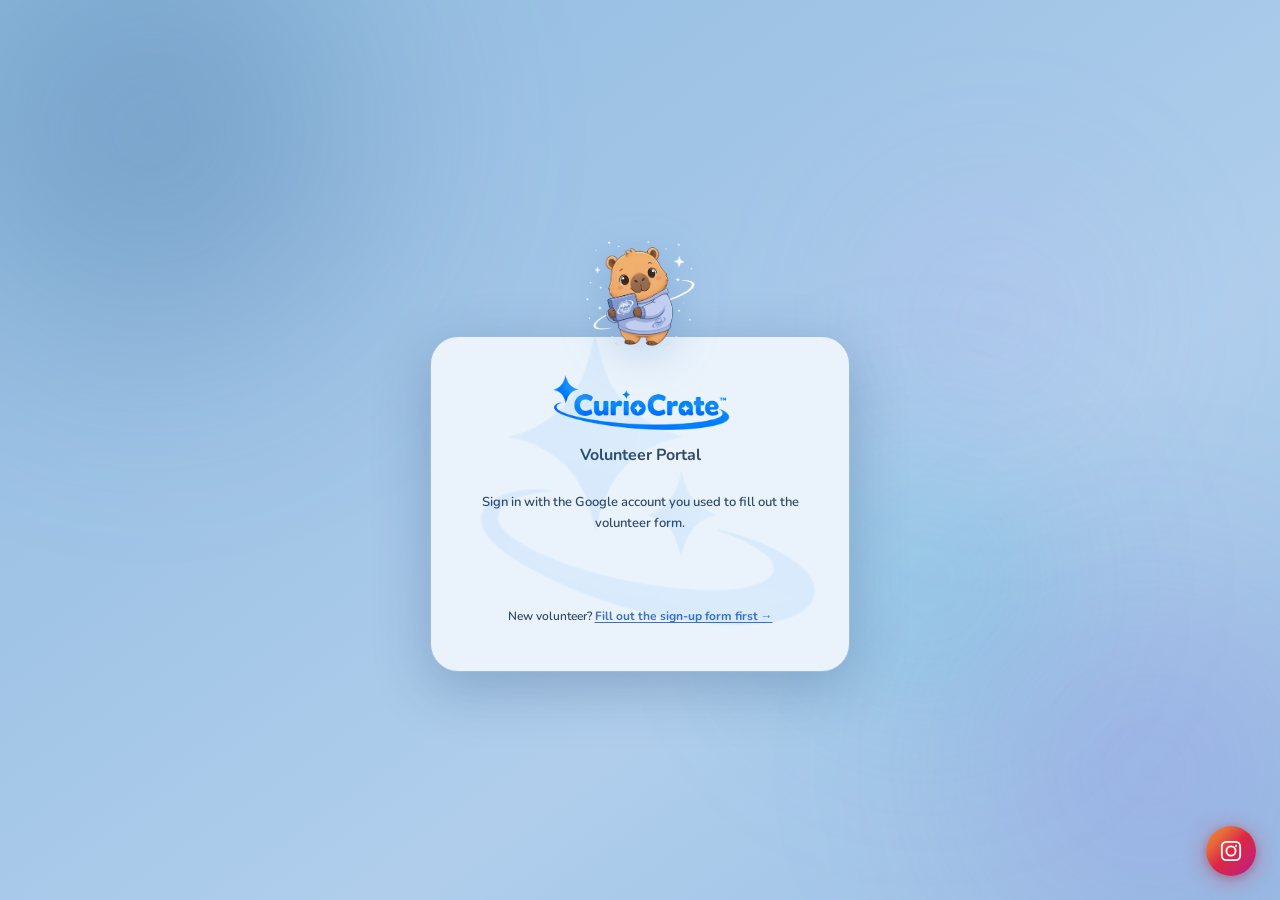
<file: index.html>
<!DOCTYPE html>
<html lang="en">
<head>
    <meta charset="UTF-8">
    <meta http-equiv="refresh" content="0; url=portal/">
    <title>Curio Crate</title>
</head>
<body>
    <a href="portal/">Click here if not redirected.</a>
</body>
</html>
</file>
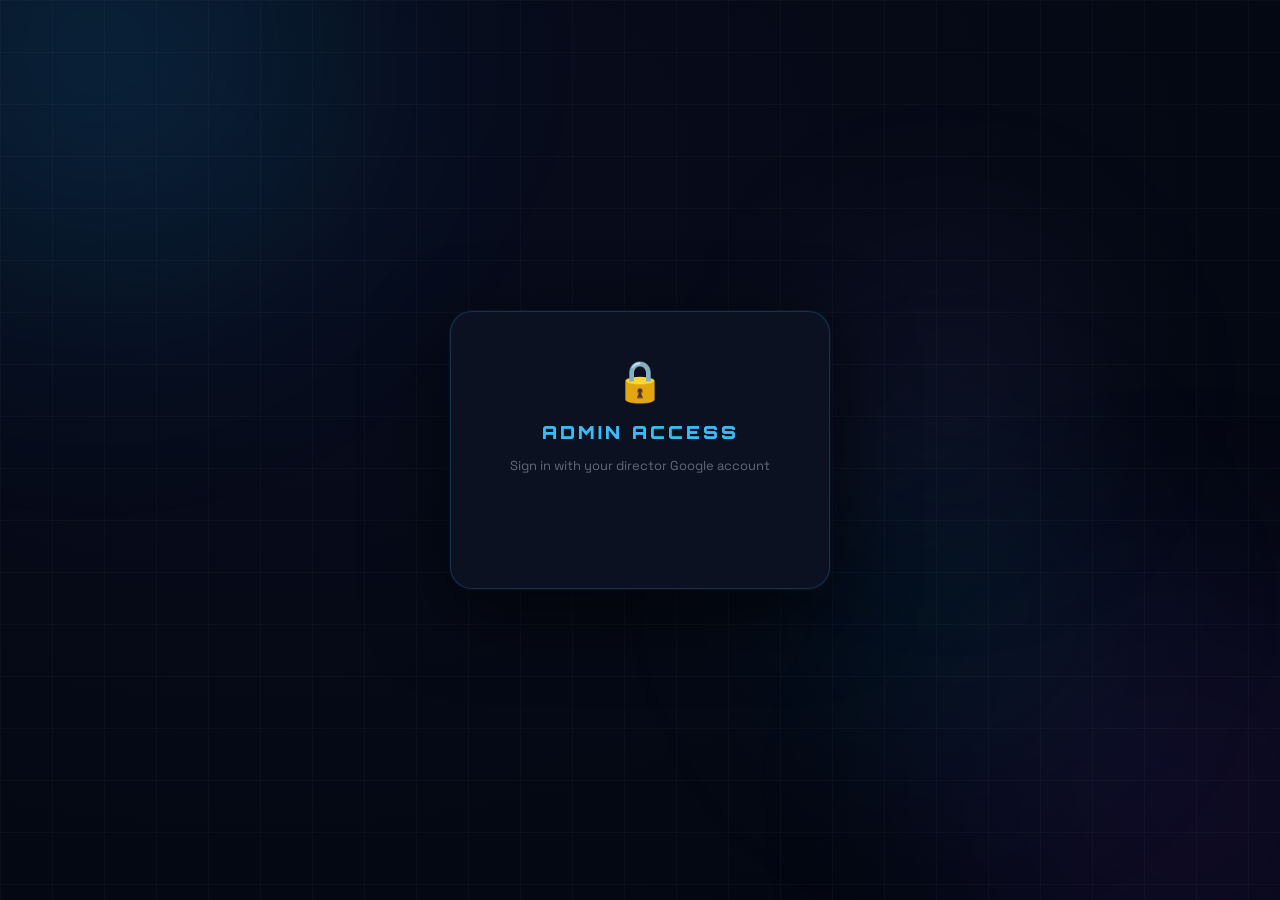
<file: admin/index.html>
<!DOCTYPE html>
<html lang="en">
<head>
    <meta charset="UTF-8">
    <meta name="viewport" content="width=device-width, initial-scale=1.0">
    <title>Admin — Curio Crate</title>
    <link rel="icon" type="image/png" href="../cclogosmall.png">
    <link rel="preconnect" href="https://fonts.googleapis.com">
    <link href="https://fonts.googleapis.com/css2?family=Space+Grotesk:wght@300;400;500;600;700&family=Orbitron:wght@400;700;900&display=swap" rel="stylesheet">
    <link rel="stylesheet" href="../style.css">
    <link rel="stylesheet" href="../admin.css">
    <script src="https://accounts.google.com/gsi/client" async></script>
</head>
<body>

<div class="bg-wrap" aria-hidden="true">
    <div class="blob b1"></div>
    <div class="blob b2"></div>
    <div class="blob b3"></div>
    <div class="blob b4"></div>
    <div class="grid-overlay"></div>
</div>

<!-- Lock screen -->
<div class="lock-screen" id="lock-screen">
    <div class="lock-card">
        <div class="lock-icon">🔒</div>
        <div class="lock-title">ADMIN ACCESS</div>
        <div class="lock-sub">Sign in with your director Google account</div>
        <div id="admin-g-btn-wrap" style="display:flex;justify-content:center;margin:16px 0 8px"></div>
        <div class="lock-err" id="lock-err"></div>
    </div>
</div>

<!-- Admin content -->
<div class="admin-wrap" id="admin-app" style="display:none">

    <div class="admin-header">
        <div class="admin-header-left">
            <img src="../cclogosmall.png" alt="" class="admin-logo" onerror="this.style.display='none'">
            <div>
                <div class="admin-title">ADMIN DASHBOARD</div>
                <div class="admin-sub">Hours Breakdown &amp; Roster — visible to you only</div>
            </div>
        </div>
        <div class="admin-header-right">
            <span class="admin-updated" id="admin-updated"></span>
            <a href="../main/" class="back-btn">← Leaderboard</a>
            <button class="lock-out-btn" id="lock-out-btn" title="Lock">🔒</button>
        </div>
    </div>

    <div class="admin-summary" id="admin-summary"></div>

    <div class="admin-controls">
        <div class="admin-search-wrap">
            <svg viewBox="0 0 24 24" fill="none" stroke="currentColor" stroke-width="2" width="15" height="15" style="color:var(--textm);flex-shrink:0">
                <circle cx="11" cy="11" r="8"/><line x1="21" y1="21" x2="16.65" y2="16.65"/>
            </svg>
            <input type="text" id="admin-search" placeholder="Search volunteer...">
        </div>
        <select id="sort-by" class="admin-select">
            <option value="total">Sort: Total Hours</option>
            <option value="curriculum">Sort: Curriculum Hrs</option>
            <option value="assembly">Sort: Kit Assembly Hrs</option>
            <option value="session">Sort: In-Person Hrs</option>
            <option value="events">Sort: Events</option>
            <option value="name">Sort: Name A–Z</option>
        </select>
    </div>

    <div class="admin-table-wrap">
        <table class="admin-table">
            <thead>
                <tr>
                    <th class="col-name">Volunteer</th>
                    <th class="col-school">School</th>
                    <th class="col-teams">Teams</th>
                    <th class="col-num" style="color:var(--blue)">📚 Curriculum</th>
                    <th class="col-num" style="color:var(--bronze)">🔧 Kit Assembly</th>
                    <th class="col-num" style="color:var(--green)">🎓 In-Person</th>
                    <th class="col-num" style="color:var(--purple)">Total Hrs</th>
                    <th class="col-num">Events</th>
                </tr>
            </thead>
            <tbody id="admin-tbody">
                <tr><td colspan="8" class="admin-loading">Loading data…</td></tr>
            </tbody>
        </table>
    </div>

</div>

<script src="../config.js"></script>
<script src="../admin.js"></script>
</body>
</html>
</file>
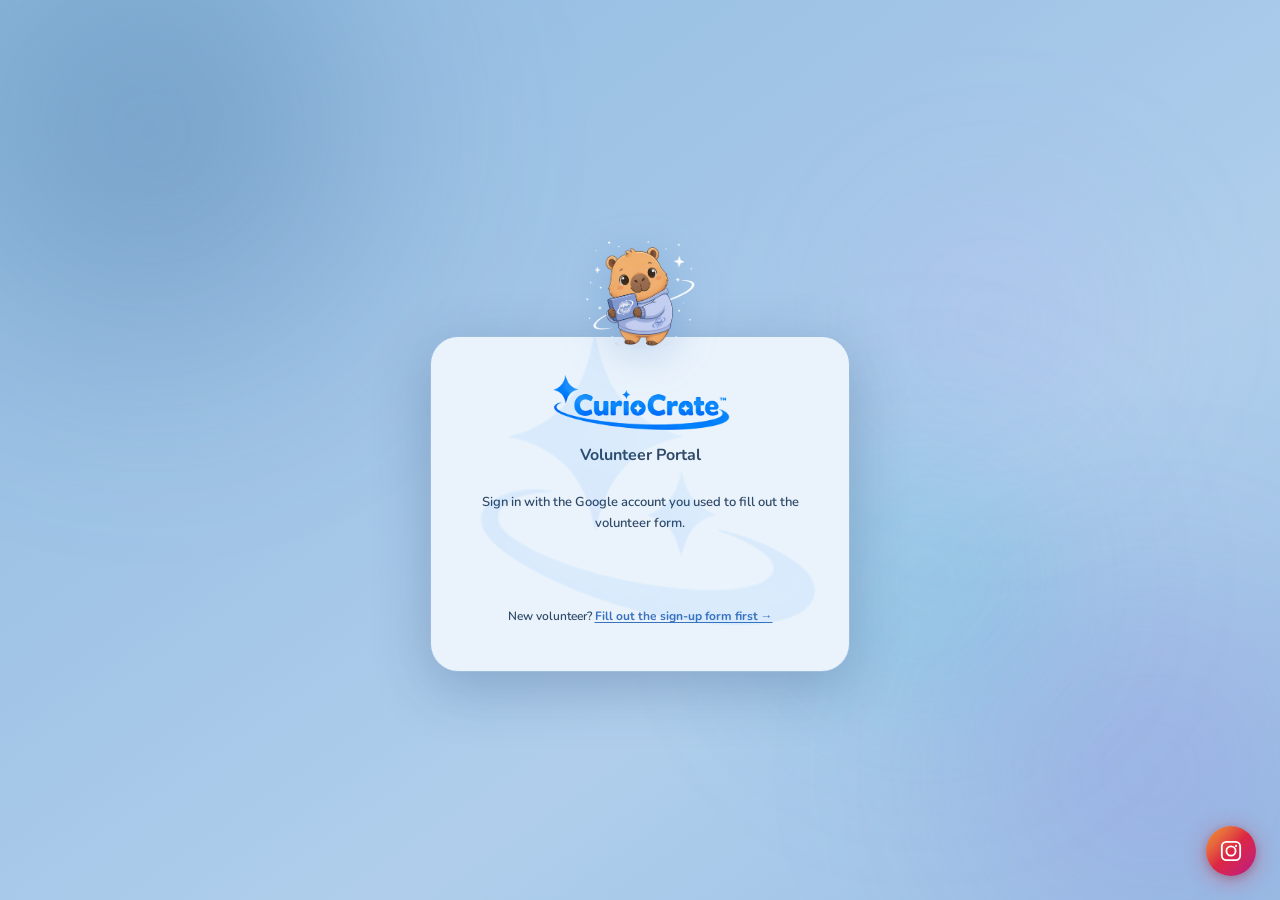
<file: main/index.html>
<!DOCTYPE html>
<html lang="en">
<head>
    <meta charset="UTF-8">
    <meta http-equiv="refresh" content="0; url=../portal/">
    <title>Curio Crate</title>
</head>
<body>
    <a href="../portal/">Click here if not redirected.</a>
</body>
</html>
</file>
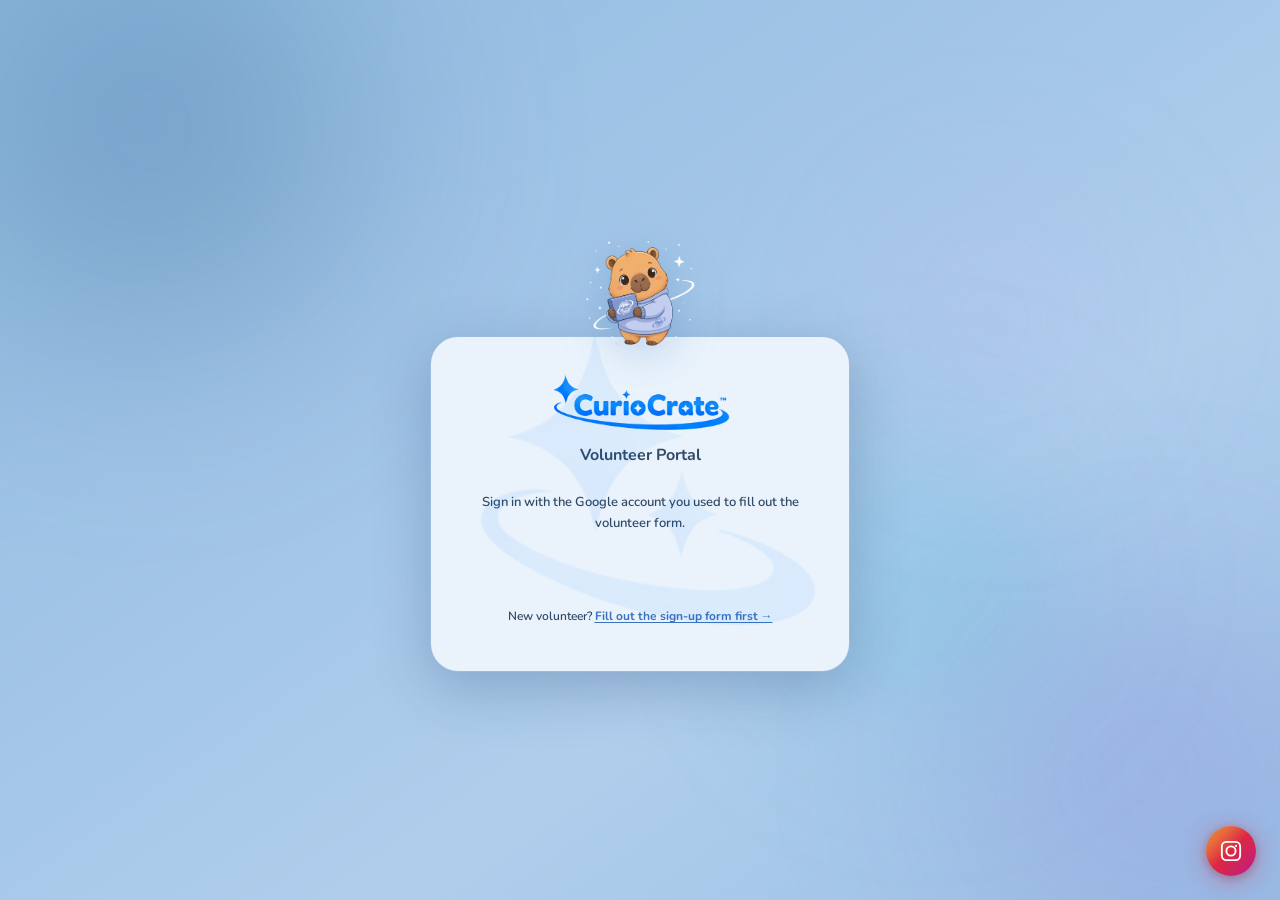
<file: portal/index.html>
<!DOCTYPE html>
<html lang="en">
<head>
    <meta charset="UTF-8">
    <meta name="viewport" content="width=device-width, initial-scale=1.0">
    <title>Curio Crate — Volunteer Portal</title>
    <link rel="icon" type="image/png" href="../cclogosmall.png">
    <link rel="preconnect" href="https://fonts.googleapis.com">
    <link rel="preconnect" href="https://fonts.gstatic.com" crossorigin>
    <link href="https://fonts.googleapis.com/css2?family=Nunito:wght@400;500;600;700;800;900&display=swap" rel="stylesheet">
    <link rel="stylesheet" href="portal.css">
    <script src="https://accounts.google.com/gsi/client" async></script>
</head>
<body>

<!-- Animated background -->
<div class="bg-wrap" aria-hidden="true">
    <div class="blob b1"></div>
    <div class="blob b2"></div>
    <div class="blob b3"></div>
    <div class="blob b4"></div>
    <div class="grid-overlay"></div>
</div>

<!-- AUTH GATE (shown until authenticated) -->
<div class="auth-gate" id="auth-gate">
    <div class="auth-card-wrap">
        <img src="../mascot1.png" alt="Curie the Capybara" class="auth-mascot" onerror="this.style.display='none'">
        <div class="auth-card">
            <img src="../cclogosmall.png" alt="" class="auth-logo-wm" aria-hidden="true" onerror="this.style.display='none'">
            <img src="../cclogofull4.png" alt="Curio Crate" class="auth-logo-full" onerror="this.style.display='none'">
            <div class="auth-title" id="auth-title">Volunteer Portal</div>
            <div id="auth-body">
                <!-- Populated by portal.js based on ?vol= or ?role= param -->
            </div>
        </div>
    </div>
</div>

<!-- PORTAL SHELL (hidden until auth) -->
<div class="portal-shell" id="portal-shell" style="display:none">

    <!-- Sidebar -->
    <aside class="sidebar" id="sidebar">
        <div class="sb-brand" id="sb-brand" style="cursor:pointer" title="Go to home">
            <img src="../cclogosmall.png" alt="" class="sb-logo" onerror="this.style.display='none'">
            <div class="sb-brand-text">
                <div class="sb-org">CURIO CRATE</div>
                <div class="sb-portal-lbl">VOLUNTEER PORTAL</div>
            </div>
        </div>

        <nav class="sb-nav" id="sb-nav"></nav>

        <div class="sb-footer">
            <div class="sb-user" id="sb-user"></div>
            <a href="https://forms.gle/xmkdUKGEEg9Xh9R76" target="_blank" class="sb-lb-link" title="Change your preferences">
                <svg viewBox="0 0 24 24" fill="none" stroke="currentColor" stroke-width="2" width="13" height="13">
                    <path d="M18 13v6a2 2 0 0 1-2 2H5a2 2 0 0 1-2-2V8a2 2 0 0 1 2-2h6"/>
                    <polyline points="15 3 21 3 21 9"/><line x1="10" y1="14" x2="21" y2="3"/>
                </svg>
                Change your preferences
            </a>
            <button class="sb-first-time" id="sb-first-time" type="button">✨ First Time?</button>
        </div>
    </aside>

    <!-- Main content -->
    <main class="portal-main" id="portal-main">
        <div class="view-root" id="view-root"></div>
    </main>

</div>

<!-- Mobile sidebar toggle -->
<button class="mob-toggle" id="mob-toggle" aria-label="Toggle menu">
    <svg viewBox="0 0 24 24" fill="none" stroke="currentColor" stroke-width="2.2" width="20" height="20">
        <line x1="3" y1="8"  x2="21" y2="8"/>
        <line x1="3" y1="16" x2="21" y2="16"/>
    </svg>
</button>

<!-- Toast -->
<div id="toast-wrap"></div>

<!-- Instagram FAB -->
<a class="insta-fab" id="insta-fab" href="https://www.instagram.com/ckf.curiocrate/" target="_blank" rel="noopener noreferrer" title="Follow Curio Crate on Instagram" aria-label="Follow us on Instagram">
    <svg viewBox="0 0 24 24" fill="none" stroke="currentColor" stroke-width="2" width="22" height="22" aria-hidden="true">
        <rect x="2" y="2" width="20" height="20" rx="5" ry="5"/>
        <circle cx="12" cy="12" r="5"/>
        <circle cx="17.5" cy="6.5" r="1.2" fill="currentColor" stroke="none"/>
    </svg>
</a>

<!-- Loading overlay -->
<div class="portal-loading hidden pl-init" id="portal-loading">
    <!-- Layers -->
    <div class="pl-bg"></div>
    <div class="pl-vignette"></div>
    <div class="pl-scan" aria-hidden="true"></div>
    <!-- Floating particles -->
    <div class="pl-particles" aria-hidden="true">
        <div class="pl-p" style="--x:7%;--dur:4.2s;--d:.2s;--s:2px"></div>
        <div class="pl-p" style="--x:19%;--dur:5.5s;--d:.8s;--s:3px"></div>
        <div class="pl-p" style="--x:33%;--dur:4.8s;--d:1.4s;--s:2px"></div>
        <div class="pl-p" style="--x:50%;--dur:3.9s;--d:.3s;--s:4px"></div>
        <div class="pl-p" style="--x:64%;--dur:5.2s;--d:1.0s;--s:2px"></div>
        <div class="pl-p" style="--x:78%;--dur:4.4s;--d:0s;--s:3px"></div>
        <div class="pl-p" style="--x:90%;--dur:5.0s;--d:1.6s;--s:2px"></div>
        <div class="pl-p" style="--x:42%;--dur:6.0s;--d:.6s;--s:2px"></div>
    </div>
    <!-- Main content -->
    <div class="pl-inner">
        <!-- Logo + orbital rings -->
        <div class="pl-logo-wrap">
            <div class="pl-orbit"></div>
            <div class="pl-orbit pl-orbit-2"></div>
            <img src="../cclogosmall.png" class="pl-logo" alt="Curio Crate" onerror="this.style.display='none'">
        </div>
        <!-- Letter-by-letter title -->
        <div class="pl-org" aria-label="CURIO CRATE">
            <span style="--i:0">C</span><span style="--i:1">U</span><span style="--i:2">R</span><span style="--i:3">I</span><span style="--i:4">O</span><span class="pl-sp">&nbsp;</span><span style="--i:5">C</span><span style="--i:6">R</span><span style="--i:7">A</span><span style="--i:8">T</span><span style="--i:9">E</span>
        </div>
        <div class="pl-tagline">VOLUNTEER PORTAL</div>
        <div class="pl-sep"></div>
        <div class="pl-bar-wrap">
            <div class="pl-bar-glow"></div>
            <div class="pl-bar-fill"></div>
        </div>
        <div class="pl-status">INITIALIZING</div>
    </div>
</div>

<script src="../config.js"></script>
<script src="portal.js"></script>
</body>
</html>
</file>
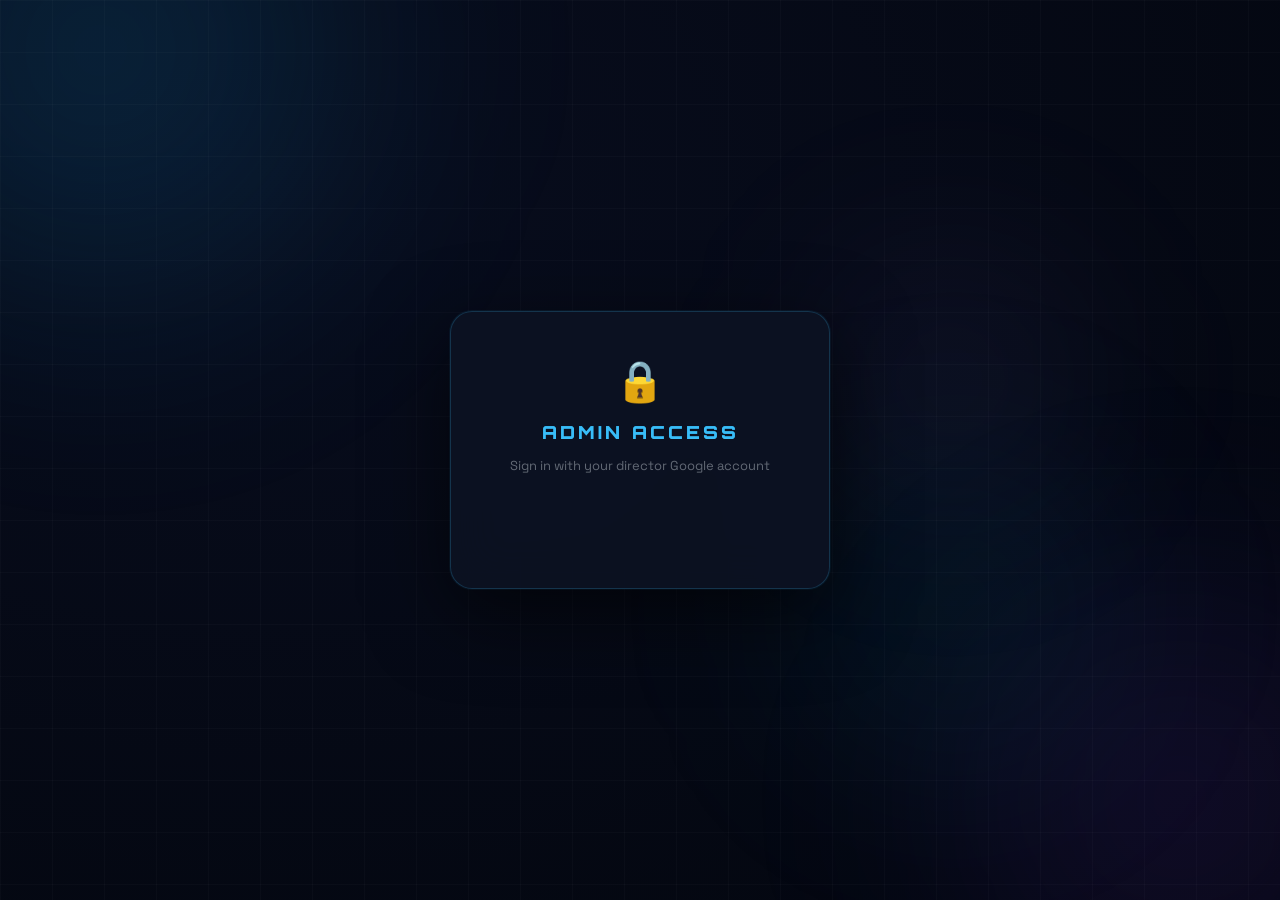
<file: admin.html>
<!DOCTYPE html>
<html lang="en">
<head>
    <meta charset="UTF-8">
    <meta http-equiv="refresh" content="0; url=admin/">
    <title>Admin — Curio Crate</title>
</head>
<body>
    <a href="admin/">Click here if not redirected.</a>
</body>
</html>
</file>
<file: style.css>
/* ── RESET ───────────────────────────────────────────────────── */
*, *::before, *::after { margin:0; padding:0; box-sizing:border-box; }
:root {
    --bg:       #05080f;
    --glass:    rgba(255,255,255,0.05);
    --glass-hi: rgba(255,255,255,0.09);
    --border:   rgba(255,255,255,0.09);
    --border-hi:rgba(255,255,255,0.18);

    --blue:   #38bdf8;
    --blue-d: #0ea5e9;
    --blue-g: rgba(56,189,248,0.15);
    --purple: #a78bfa;
    --purple-g:rgba(167,139,250,0.15);
    --cyan:   #22d3ee;
    --cyan-g: rgba(34,211,238,0.15);

    --gold:   #fbbf24;
    --gold-g: rgba(251,191,36,0.18);
    --silver: #94a3b8;
    --silver-g:rgba(148,163,184,0.15);
    --bronze: #c47c3f;
    --bronze-g:rgba(196,124,63,0.15);

    --text:   #f0f6ff;
    --text2:  rgba(240,246,255,0.65);
    --textm:  rgba(240,246,255,0.38);

    --green:  #34d399;
    --green-g:rgba(52,211,153,0.15);
    --red:    #f87171;
    --red-g:  rgba(248,113,113,0.15);

    --r: 20px; --rsm: 12px;
    --shadow: 0 4px 32px rgba(0,0,0,0.5);
    --glow-blue: 0 0 40px rgba(56,189,248,0.25);
}

/* ── BASE ────────────────────────────────────────────────────── */
html { scroll-behavior: smooth; }
body {
    background: var(--bg);
    color: var(--text);
    font-family: 'Space Grotesk', sans-serif;
    min-height: 100vh;
    overflow-x: hidden;
    -webkit-font-smoothing: antialiased;
}

/* ── ANIMATED BLOB BACKGROUND ───────────────────────────────── */
.bg-wrap {
    position: fixed; inset: 0;
    z-index: 0;
    overflow: hidden;
    background: radial-gradient(ellipse at 20% 20%, #080d1e 0%, #03060e 100%);
}
.blob {
    position: absolute;
    border-radius: 50%;
    filter: blur(90px);
    pointer-events: none;
}
.b1 {
    width: 800px; height: 800px;
    background: radial-gradient(circle, rgba(14,165,233,0.18) 0%, transparent 65%);
    top: -350px; left: -300px;
    animation: blob1 22s ease-in-out infinite;
}
.b2 {
    width: 700px; height: 700px;
    background: radial-gradient(circle, rgba(124,58,237,0.14) 0%, transparent 65%);
    bottom: -250px; right: -250px;
    animation: blob2 28s ease-in-out infinite;
}
.b3 {
    width: 500px; height: 500px;
    background: radial-gradient(circle, rgba(6,182,212,0.1) 0%, transparent 65%);
    top: 40%; left: 55%;
    animation: blob3 20s ease-in-out infinite;
}
.b4 {
    width: 400px; height: 400px;
    background: radial-gradient(circle, rgba(167,139,250,0.1) 0%, transparent 65%);
    top: 20%; right: 10%;
    animation: blob4 32s ease-in-out infinite;
}
@keyframes blob1 {
    0%,100% { transform:translate(0,0) scale(1); }
    33%      { transform:translate(100px,80px) scale(1.06); }
    66%      { transform:translate(60px,-60px) scale(0.94); }
}
@keyframes blob2 {
    0%,100% { transform:translate(0,0) scale(1); }
    33%      { transform:translate(-90px,-70px) scale(1.05); }
    66%      { transform:translate(-130px,50px) scale(0.96); }
}
@keyframes blob3 {
    0%,100% { transform:translate(0,0) scale(1); }
    50%      { transform:translate(-80px,60px) scale(1.1); }
}
@keyframes blob4 {
    0%,100% { transform:translate(0,0) scale(1); }
    40%      { transform:translate(50px,-80px) scale(0.9); }
    70%      { transform:translate(-40px,40px) scale(1.08); }
}
.grid-overlay {
    position: absolute; inset: 0;
    background-image:
        linear-gradient(rgba(255,255,255,0.022) 1px, transparent 1px),
        linear-gradient(90deg, rgba(255,255,255,0.022) 1px, transparent 1px);
    background-size: 52px 52px;
}

/* ── INTRO OVERLAY ──────────────────────────────────────────── */
.intro {
    position: fixed; inset: 0;
    background: #02040b;
    z-index: 2000;
    display: flex;
    align-items: center;
    justify-content: center;
    flex-direction: column;
    transition: transform 1s cubic-bezier(0.76,0,0.24,1), opacity 0.8s ease;
}
.intro.reveal {
    transform: translateY(-100%);
    pointer-events: none;
}
.intro-glow {
    position: absolute;
    width: 500px; height: 500px;
    background: radial-gradient(circle, rgba(56,189,248,0.12) 0%, transparent 65%);
    border-radius: 50%;
    top: 50%; left: 50%;
    transform: translate(-50%,-50%);
    animation: introPulse 3s ease-in-out infinite;
    pointer-events: none;
}
@keyframes introPulse {
    0%,100% { transform:translate(-50%,-50%) scale(1); opacity:0.6; }
    50%      { transform:translate(-50%,-50%) scale(1.25); opacity:1; }
}
.intro-inner {
    text-align: center;
    position: relative;
    z-index: 1;
    display: flex;
    flex-direction: column;
    align-items: center;
    gap: 12px;
}
.intro-logo {
    width: 96px; height: 96px;
    object-fit: contain;
    opacity: 0;
    filter: drop-shadow(0 0 32px rgba(56,189,248,0.6));
    animation: iUp 0.9s cubic-bezier(0.34,1.56,0.64,1) 0.2s forwards;
}
.intro-org {
    font-family: 'Orbitron', sans-serif;
    font-size: clamp(22px, 5vw, 38px);
    font-weight: 900;
    color: var(--blue);
    text-shadow: 0 0 40px rgba(56,189,248,0.6);
    letter-spacing: 4px;
    opacity: 0;
    animation: iUp 0.8s ease 0.75s forwards;
}
.intro-lb {
    font-family: 'Orbitron', sans-serif;
    font-size: clamp(9px, 2vw, 13px);
    letter-spacing: 10px;
    color: rgba(255,255,255,0.5);
    opacity: 0;
    animation: iUp 0.7s ease 1.2s forwards;
}
.intro-tag {
    font-size: 14px;
    color: rgba(255,255,255,0.4);
    opacity: 0;
    margin-top: 4px;
    animation: iUp 0.6s ease 1.7s forwards;
}
.intro-dots {
    display: flex; gap: 8px; margin-top: 32px;
    opacity: 0;
    animation: iUp 0.5s ease 2.1s forwards;
}
.intro-dots span {
    width: 6px; height: 6px;
    border-radius: 50%;
    background: var(--blue);
    animation: dotPulse 1.2s ease-in-out infinite;
}
.intro-dots span:nth-child(2) { animation-delay: 0.2s; background: var(--purple); }
.intro-dots span:nth-child(3) { animation-delay: 0.4s; background: var(--cyan); }
@keyframes dotPulse {
    0%,100% { transform:scale(1); opacity:0.6; }
    50%      { transform:scale(1.5); opacity:1; }
}
@keyframes iUp {
    from { opacity:0; transform:translateY(20px); }
    to   { opacity:1; transform:none; }
}

/* ── PAGE ENTRANCE ──────────────────────────────────────────── */
[data-ani] {
    opacity: 0;
    transform: translateY(28px);
    transition: opacity 0.6s ease, transform 0.6s ease;
}
[data-ani].in {
    opacity: 1;
    transform: none;
}

/* ── APP CONTAINER ──────────────────────────────────────────── */
.app {
    position: relative; z-index: 1;
    max-width: 920px;
    margin: 0 auto;
    padding: 24px 16px 100px;
}

/* ── HERO ────────────────────────────────────────────────────── */
.hero {
    position: relative;
    border-radius: 24px;
    overflow: hidden;
    margin-bottom: 16px;
    border: 1px solid var(--border);
    min-height: 280px;
    display: flex;
    flex-direction: column;
    justify-content: space-between;
}
.hero-bg {
    position: absolute; inset: 0;
    z-index: 0;
}
.hero-img {
    width: 100%; height: 100%;
    object-fit: cover;
    opacity: 0.28;
    filter: blur(2px) saturate(1.3);
    transform: scale(1.04);
}
.hero-overlay {
    position: absolute; inset: 0;
    background: linear-gradient(
        180deg,
        rgba(5,8,15,0.55) 0%,
        rgba(5,8,15,0.4) 40%,
        rgba(5,8,15,0.88) 100%
    );
}
.hero-content {
    position: relative; z-index: 1;
    text-align: center;
    padding: 44px 24px 20px;
    display: flex;
    flex-direction: column;
    align-items: center;
    gap: 12px;
}
.hero-logo {
    width: 64px; height: 64px;
    object-fit: contain;
    filter: drop-shadow(0 0 20px rgba(56,189,248,0.5));
}
.hero-title { line-height: 1.1; }
.ht-org {
    display: block;
    font-family: 'Orbitron', sans-serif;
    font-size: clamp(20px, 5vw, 38px);
    font-weight: 900;
    color: var(--blue);
    text-shadow: 0 0 30px rgba(56,189,248,0.5);
    letter-spacing: 3px;
}
.ht-lb {
    display: block;
    font-family: 'Orbitron', sans-serif;
    font-size: clamp(8px, 1.6vw, 12px);
    letter-spacing: 8px;
    color: rgba(255,255,255,0.45);
    margin-top: 4px;
}
.hero-tag {
    font-size: 14px;
    color: var(--text2);
}

/* Hero bottom bar */
.hero-bar {
    position: relative; z-index: 1;
    display: flex;
    align-items: center;
    gap: 14px;
    padding: 14px 24px;
    background: rgba(5,8,15,0.6);
    backdrop-filter: blur(12px);
    border-top: 1px solid var(--border);
    flex-wrap: wrap;
}
.live-badge {
    display: flex; align-items: center;
    gap: 7px;
    background: rgba(239,68,68,0.1);
    border: 1px solid rgba(239,68,68,0.3);
    padding: 6px 12px; border-radius: 100px;
}
.live-pulse {
    width: 7px; height: 7px;
    background: #ef4444; border-radius: 50%;
    animation: lPulse 1.6s ease-in-out infinite;
}
@keyframes lPulse {
    0%,100% { box-shadow:0 0 0 0 rgba(239,68,68,0.5); }
    50%      { box-shadow:0 0 0 5px rgba(239,68,68,0); transform:scale(1.15); }
}
.live-txt {
    font-family: 'Orbitron', sans-serif;
    font-size: 10px; font-weight: 700;
    letter-spacing: 2px; color: #ef4444;
}
.hb-divider { width: 1px; height: 20px; background: var(--border); }
.hb-label, .hb-upd { font-size: 12px; color: var(--textm); }

/* Refresh ring */
.ring-wrap { position:relative; width:36px; height:36px; }
.ring-wrap svg { width:100%; height:100%; transform:rotate(-90deg); }
.ring-track { fill:none; stroke:rgba(255,255,255,0.08); stroke-width:3; }
.ring-fill {
    fill:none; stroke:var(--blue); stroke-width:3; stroke-linecap:round;
    transition:stroke-dasharray 1s linear;
    filter:drop-shadow(0 0 3px rgba(56,189,248,0.7));
}
.ring-count {
    position:absolute; inset:0;
    display:flex; align-items:center; justify-content:center;
    font-family:'Orbitron',sans-serif; font-size:10px; font-weight:700; color:var(--blue);
}

/* ── ANNOUNCEMENT ───────────────────────────────────────────── */
.ann-wrap { margin-bottom: 16px; }
.ann-border {
    border-radius: 18px;
    padding: 2px;
    background: linear-gradient(135deg, rgba(56,189,248,0.6), rgba(167,139,250,0.6));
    animation: annBorder 4s ease-in-out infinite;
}
@keyframes annBorder {
    0%,100% { background:linear-gradient(135deg, rgba(56,189,248,0.6), rgba(167,139,250,0.6)); }
    50%      { background:linear-gradient(135deg, rgba(167,139,250,0.7), rgba(56,189,248,0.7)); }
}
.ann-inner {
    background: rgba(8,12,26,0.92);
    backdrop-filter: blur(20px);
    border-radius: 16px;
    padding: 20px 24px;
    display: flex;
    align-items: flex-start;
    gap: 16px;
}
.ann-left {
    display: flex; flex-direction: column;
    align-items: center; gap: 6px;
    flex-shrink: 0;
}
.ann-icon { font-size: 28px; }
.ann-badge {
    font-family: 'Orbitron', sans-serif;
    font-size: 8px; font-weight: 700;
    letter-spacing: 2px; color: var(--blue);
    white-space: nowrap;
}
.ann-text {
    font-size: clamp(16px, 3vw, 24px);
    font-weight: 600;
    color: var(--text);
    line-height: 1.45;
    flex: 1;
    padding-top: 2px;
}

/* ── STATS ROW ──────────────────────────────────────────────── */
.stats-row {
    display: grid;
    grid-template-columns: repeat(4, 1fr);
    gap: 12px;
    margin-bottom: 16px;
}
.stat-card {
    background: var(--glass);
    border: 1px solid var(--border);
    backdrop-filter: blur(16px);
    border-radius: var(--r);
    padding: 20px 16px;
    display: flex; align-items: center; gap: 14px;
    transition: transform 0.2s, border-color 0.2s, box-shadow 0.2s;
    cursor: default;
}
.stat-card:hover {
    transform: translateY(-3px);
    border-color: var(--border-hi);
    box-shadow: var(--glow-blue);
}
.stat-icon {
    width: 44px; height: 44px;
    border-radius: 14px;
    display: flex; align-items: center; justify-content: center;
    font-size: 20px; flex-shrink: 0;
}
.s-blue   { background: var(--blue-g);   border: 1px solid rgba(56,189,248,0.2); }
.s-purple { background: var(--purple-g); border: 1px solid rgba(167,139,250,0.2); }
.s-cyan   { background: var(--cyan-g);   border: 1px solid rgba(34,211,238,0.2); }
.s-green  { background: var(--green-g);  border: 1px solid rgba(52,211,153,0.2); }
.stat-val {
    font-family: 'Orbitron', sans-serif;
    font-size: clamp(16px, 3vw, 24px);
    font-weight: 700; line-height: 1;
    color: var(--blue);
}
.v-purple { color: var(--purple); }
.v-cyan   { color: var(--cyan); }
.v-green  { color: var(--green); }
.stat-lbl { font-size: 11px; color: var(--textm); margin-top: 5px; }

/* ── TABS ────────────────────────────────────────────────────── */
.tabs {
    display: flex; gap: 6px;
    margin-bottom: 20px;
    background: var(--glass);
    backdrop-filter: blur(16px);
    border: 1px solid var(--border);
    border-radius: var(--r);
    padding: 5px;
}
.tab {
    flex: 1; padding: 12px 16px;
    border: 1px solid transparent;
    border-radius: var(--rsm);
    background: transparent;
    color: var(--textm);
    font-family: 'Space Grotesk', sans-serif;
    font-size: 14px; font-weight: 600;
    cursor: pointer;
    transition: all 0.2s;
    display: flex; align-items: center; justify-content: center; gap: 8px;
}
.tab.active {
    background: var(--blue-g);
    color: var(--blue);
    border-color: rgba(56,189,248,0.3);
    box-shadow: 0 0 20px rgba(56,189,248,0.1);
}
.tab:hover:not(.active) { color: var(--text); background: var(--glass-hi); }

/* ── PODIUM ──────────────────────────────────────────────────── */
.podium-grid {
    display: grid;
    grid-template-columns: 1fr 1.2fr 1fr;
    gap: 12px;
    align-items: end;
    margin-bottom: 16px;
}
.podium-card {
    background: var(--glass);
    backdrop-filter: blur(20px);
    border: 1px solid var(--border);
    border-top: 3px solid;
    border-radius: var(--r);
    padding: 28px 16px 22px;
    text-align: center;
    cursor: pointer;
    position: relative;
    transition: transform 0.25s, box-shadow 0.25s, border-color 0.25s;
    animation: fadeUp 0.5s ease both;
}
.podium-card::after {
    content: 'View Profile';
    position: absolute;
    bottom: 10px; left: 50%;
    transform: translateX(-50%);
    font-size: 10px; color: var(--textm);
    letter-spacing: 1px;
    opacity: 0; transition: opacity 0.2s;
    white-space: nowrap;
}
.podium-card:hover::after { opacity: 1; }
.podium-card:hover { transform: translateY(-6px); }

.p1 {
    border-top-color: var(--gold);
    box-shadow: 0 0 0 0 transparent;
    animation-delay: 0.05s;
}
.p1:hover { box-shadow: 0 12px 48px rgba(251,191,36,0.25); }
.p2 { border-top-color: var(--silver); animation-delay: 0.12s; }
.p2:hover { box-shadow: 0 8px 32px rgba(148,163,184,0.15); }
.p3 { border-top-color: var(--bronze); animation-delay: 0.18s; }

/* Crown */
.p1::before {
    content: '👑';
    position: absolute; top: -20px; left: 50%;
    transform: translateX(-50%);
    font-size: 26px;
    filter: drop-shadow(0 0 8px rgba(251,191,36,0.7));
    animation: crownFloat 3s ease-in-out infinite;
}
@keyframes crownFloat {
    0%,100% { transform:translateX(-50%) translateY(0); }
    50%      { transform:translateX(-50%) translateY(-4px); }
}

@keyframes fadeUp {
    from { opacity:0; transform:translateY(24px); }
    to   { opacity:1; transform:none; }
}

.pod-rank {
    font-family: 'Orbitron', sans-serif;
    font-size: 22px; font-weight: 900;
    margin-bottom: 12px; line-height: 1;
}
.p1 .pod-rank { color:var(--gold); text-shadow:0 0 16px rgba(251,191,36,0.5); }
.p2 .pod-rank { color:var(--silver); }
.p3 .pod-rank { color:var(--bronze); }

.pod-av {
    width: 70px; height: 70px; border-radius: 50%;
    overflow: hidden; margin: 0 auto 12px;
    border: 2px solid;
    display: flex; align-items: center; justify-content: center;
}
.p1 .pod-av { border-color:var(--gold); box-shadow:0 0 20px rgba(251,191,36,0.35); width:80px; height:80px; }
.p2 .pod-av { border-color:var(--silver); }
.p3 .pod-av { border-color:var(--bronze); }
.pod-av img, .pod-av svg { width:100%; height:100%; object-fit:cover; }

.pod-name {
    font-weight: 700; font-size: 14px;
    color: var(--text);
    white-space: nowrap; overflow: hidden; text-overflow: ellipsis;
    margin-bottom: 2px;
}
.pod-disc { font-size: 11px; color: var(--textm); margin-bottom: 2px; }
.pod-school { font-size: 11px; color: var(--cyan); margin-bottom: 8px; opacity: 0.85; }
.pod-stat {
    font-family: 'Orbitron', sans-serif;
    font-size: 22px; font-weight: 700;
    color: var(--blue); line-height: 1;
}
.p1 .pod-stat { font-size: 26px; }
.pod-stat-lbl { font-size: 10px; color: var(--textm); margin-top: 4px; letter-spacing: 0.5px; }

/* ── LIST SECTION ────────────────────────────────────────────── */
.list-section {
    background: var(--glass);
    backdrop-filter: blur(20px);
    border: 1px solid var(--border);
    border-radius: var(--r);
    overflow: hidden;
    margin-bottom: 16px;
}
.list-header {
    display: flex; align-items: center;
    gap: 12px; padding: 14px 18px;
    border-bottom: 1px solid var(--border);
}
.search-wrap {
    display: flex; align-items: center;
    gap: 8px; flex: 1;
    background: rgba(255,255,255,0.04);
    border: 1px solid var(--border);
    border-radius: 10px; padding: 9px 14px;
    transition: border-color 0.2s, box-shadow 0.2s;
}
.search-wrap:focus-within {
    border-color: rgba(56,189,248,0.4);
    box-shadow: 0 0 0 3px rgba(56,189,248,0.08);
}
.search-ico { width:15px; height:15px; color:var(--textm); flex-shrink:0; }
#search {
    background:none; border:none; outline:none;
    color:var(--text); font-family:'Space Grotesk',sans-serif;
    font-size:14px; width:100%;
}
#search::placeholder { color:var(--textm); }
.list-count { font-size:12px; color:var(--textm); white-space:nowrap; }

/* Row */
.lb-item {
    display: flex; align-items: center;
    gap: 14px; padding: 13px 18px;
    border-bottom: 1px solid var(--border);
    cursor: pointer;
    transition: background 0.15s;
    animation: slideIn 0.3s ease both;
    position: relative;
}
.lb-item::before {
    content: '';
    position: absolute;
    left: 0; top: 0; bottom: 0;
    width: 3px;
    background: var(--blue);
    opacity: 0;
    transition: opacity 0.2s;
}
.lb-item:hover::before { opacity: 0.5; }
.lb-item:last-child { border-bottom: none; }
.lb-item:hover { background: var(--glass-hi); }

@keyframes slideIn {
    from { opacity:0; transform:translateX(-14px); }
    to   { opacity:1; transform:none; }
}

.lb-rank {
    font-family: 'Orbitron', sans-serif;
    font-size: 15px; font-weight: 700;
    color: rgba(255,255,255,0.15);
    min-width: 34px; text-align: right;
}
.lb-av {
    width: 40px; height: 40px; border-radius: 50%;
    overflow: hidden; border: 1px solid var(--border);
    flex-shrink: 0;
    display: flex; align-items: center; justify-content: center;
}
.lb-av img, .lb-av svg { width:100%; height:100%; object-fit:cover; }

.lb-info { flex: 1; min-width: 0; }
.lb-name { font-weight:600; font-size:14px; color:var(--text); white-space:nowrap; overflow:hidden; text-overflow:ellipsis; }
.lb-disc { font-size:11px; color:var(--textm); }
.lb-school { font-size:11px; color:var(--cyan); opacity:0.85; }

.lb-change {
    font-size: 11px; font-weight: 700;
    padding: 3px 8px; border-radius: 5px; white-space: nowrap;
}
.lb-change.up   { color:var(--green);  background:var(--green-g); }
.lb-change.down { color:var(--red);    background:var(--red-g); }
.lb-change.same { color:var(--textm); }

.lb-stat { text-align: right; min-width: 76px; }
.lb-stat-val { font-family:'Orbitron',sans-serif; font-size:16px; font-weight:700; color:var(--blue); }
.lb-stat-lbl { font-size:10px; color:var(--textm); }
.lb-chev { color:var(--textm); font-size:16px; flex-shrink:0; }

/* Empty */
.empty-state { padding:48px 24px; text-align:center; color:var(--textm); font-size:14px; }
.empty-icon { font-size:32px; margin-bottom:10px; }

/* ── FOOTER ──────────────────────────────────────────────────── */
.footer {
    text-align: center; font-size: 12px;
    color: var(--textm); margin-top: 20px;
}

/* ── CERTIFICATE MILESTONES ──────────────────────────────────── */
.cert-badge {
    display: inline-flex;
    align-items: center;
    gap: 3px;
    font-size: 10px; font-weight: 700;
    padding: 2px 9px;
    border-radius: 100px;
    white-space: nowrap;
    vertical-align: middle;
}
.cert-gold {
    background: rgba(251,191,36,0.12);
    color: var(--gold);
    border: 1px solid rgba(251,191,36,0.3);
}
.cert-platinum {
    background: linear-gradient(135deg, rgba(200,220,240,0.14), rgba(176,196,222,0.08));
    color: #ddeaf4;
    border: 1px solid rgba(210,228,245,0.35);
    animation: platBadgePulse 2.5s ease-in-out infinite;
}
@keyframes platBadgePulse {
    0%,100% { box-shadow: 0 0 6px rgba(180,210,240,0.1); }
    50%      { box-shadow: 0 0 18px rgba(180,210,240,0.4), 0 0 0 2px rgba(180,210,240,0.08); }
}

/* List row: Certificate */
.lb-name-row { display: flex; align-items: center; gap: 0; flex-wrap: wrap; }
.lb-name-row .lb-name { margin-right: 0; }

.lb-item.is-cert-gold::before     { background: var(--gold); opacity: 0.65; }
.lb-item.is-cert-gold:hover        { background: rgba(251,191,36,0.04); }

/* List row: Platinum */
.lb-item.is-cert-platinum::before {
    background: linear-gradient(180deg, #90b8d8, #c8e0f0, #90b8d8);
    opacity: 0.9;
    animation: platLinePulse 2.2s ease-in-out infinite;
}
@keyframes platLinePulse {
    0%,100% { opacity: 0.55; }
    50%      { opacity: 1; }
}
.lb-item.is-cert-platinum:hover { background: rgba(180,210,240,0.05); }
.lb-item.is-cert-platinum .lb-name {
    background: linear-gradient(90deg, #a8c8e0, #ddeef8, #90b8d0, #ddeef8, #a8c8e0);
    background-size: 300% auto;
    -webkit-background-clip: text;
    -webkit-text-fill-color: transparent;
    background-clip: text;
    animation: platNameShimmer 5s linear infinite;
}
@keyframes platNameShimmer {
    0%   { background-position: 0% center; }
    100% { background-position: 300% center; }
}

/* Podium: Certificate */
.pod-cert { margin: 4px 0 6px; }
.podium-card.is-cert-gold { box-shadow: 0 0 28px rgba(251,191,36,0.12); }

/* Podium: Platinum */
.podium-card.is-cert-platinum {
    box-shadow: 0 0 40px rgba(160,200,240,0.18), 0 0 0 1px rgba(180,210,240,0.12);
}
.podium-card.is-cert-platinum .pod-name {
    background: linear-gradient(90deg, #a8c8e0, #ddeef8, #90b8d0, #ddeef8, #a8c8e0);
    background-size: 300% auto;
    -webkit-background-clip: text;
    -webkit-text-fill-color: transparent;
    background-clip: text;
    animation: platNameShimmer 5s linear infinite;
}

.admin-link {
    display: inline-block;
    margin-left: 10px;
    color: rgba(255,255,255,0.12);
    text-decoration: none;
    font-size: 14px;
    transition: color 0.2s;
    vertical-align: middle;
}
.admin-link:hover { color: var(--textm); }

/* ── FLOATING ACTION BUTTONS ─────────────────────────────────── */
.fab-group {
    position: fixed;
    bottom: 28px; right: 24px;
    display: flex;
    flex-direction: column;
    align-items: flex-end;
    gap: 10px;
    z-index: 100;
}
.fab {
    display: flex; align-items: center; justify-content: center;
    border-radius: 100px; text-decoration: none;
    font-family: 'Space Grotesk', sans-serif;
    cursor: pointer;
    transition: transform 0.2s, box-shadow 0.2s;
    border: none;
}
.fab:hover { transform: scale(1.05) translateY(-2px); }

.fab-ig {
    width: 46px; height: 46px;
    background: var(--glass);
    backdrop-filter: blur(16px);
    border: 1px solid var(--border-hi);
    color: var(--text2);
}
.fab-ig:hover {
    color: var(--text);
    border-color: rgba(168,95,248,0.5);
    box-shadow: 0 8px 24px rgba(168,95,248,0.25);
}

.fab-join {
    padding: 13px 22px;
    background: linear-gradient(135deg, var(--blue-d), #7c3aed);
    color: #fff;
    font-size: 14px; font-weight: 700;
    gap: 8px;
    box-shadow: 0 8px 32px rgba(14,165,233,0.4);
    animation: joinGlow 2.5s ease-in-out infinite;
}
@keyframes joinGlow {
    0%,100% { box-shadow:0 8px 32px rgba(14,165,233,0.4); }
    50%      { box-shadow:0 8px 48px rgba(14,165,233,0.65), 0 0 0 6px rgba(14,165,233,0.08); }
}

/* ── MODAL ───────────────────────────────────────────────────── */
.modal-overlay {
    position: fixed; inset: 0;
    background: rgba(2,4,11,0.7);
    backdrop-filter: blur(8px);
    z-index: 500;
    display: flex; align-items: center; justify-content: center;
    padding: 16px;
    opacity: 0; pointer-events: none;
    transition: opacity 0.3s;
}
.modal-overlay.open { opacity: 1; pointer-events: all; }

.modal {
    background: rgba(12,18,34,0.98);
    border: 1px solid var(--border-hi);
    border-radius: 22px;
    width: 100%; max-width: 440px;
    max-height: 85vh;
    display: flex; flex-direction: column;
    box-shadow: 0 24px 80px rgba(0,0,0,0.7), 0 0 0 1px rgba(56,189,248,0.1);
    transform: translateY(24px) scale(0.97);
    transition: transform 0.3s cubic-bezier(0.34,1.56,0.64,1);
    overflow: hidden;
}
.modal-overlay.open .modal { transform: none; }

.modal-close {
    position: absolute; top: 16px; right: 16px;
    width: 32px; height: 32px;
    border: none; border-radius: 8px;
    background: rgba(255,255,255,0.08);
    color: var(--text2); cursor: pointer;
    display: flex; align-items: center; justify-content: center;
    transition: background 0.15s; z-index: 10;
}
.modal-close svg { width:16px; height:16px; }
.modal-close:hover { background: rgba(255,255,255,0.15); color: var(--text); }

.modal-head {
    background: linear-gradient(135deg, #0a0e1e 0%, #0c1a30 100%);
    padding: 28px 24px 24px;
    display: flex; align-items: center; gap: 16px;
    position: relative; flex-shrink: 0;
    border-bottom: 1px solid var(--border);
}
.modal-av {
    width: 58px; height: 58px; border-radius: 50%;
    overflow: hidden; border: 2px solid rgba(56,189,248,0.4);
    box-shadow: 0 0 16px rgba(56,189,248,0.2);
    flex-shrink: 0;
    display: flex; align-items: center; justify-content: center;
}
.modal-av img, .modal-av svg { width:100%; height:100%; object-fit:cover; }
.modal-name {
    font-family: 'Orbitron', sans-serif;
    font-size: 16px; font-weight: 700; color: var(--text);
}
.modal-disc { font-size: 13px; color: var(--blue); margin-top: 4px; }
.modal-school { font-size: 12px; color: var(--cyan); margin-top: 3px; opacity: 0.85; }

.modal-stats {
    display: flex; align-items: center;
    padding: 20px 24px;
    border-bottom: 1px solid var(--border);
    flex-shrink: 0;
}
.modal-stat { flex: 1; text-align: center; }
.m-div { width:1px; height:40px; background:var(--border); }
.modal-val {
    font-family: 'Orbitron', sans-serif;
    font-size: 26px; font-weight: 700; line-height: 1;
}
.v-blue   { color: var(--blue); }
.v-purple { color: var(--purple); }
.modal-lbl { font-size: 11px; color: var(--textm); margin-top: 5px; }

.modal-sec-title {
    font-family: 'Orbitron', sans-serif;
    font-size: 10px; font-weight: 700;
    letter-spacing: 3px; color: var(--textm);
    padding: 14px 24px 10px;
    border-bottom: 1px solid var(--border);
    flex-shrink: 0;
}
.modal-ev-list {
    overflow-y: auto; flex: 1; padding: 6px 0;
}
.modal-ev-list::-webkit-scrollbar { width: 3px; }
.modal-ev-list::-webkit-scrollbar-thumb { background: var(--border-hi); border-radius: 4px; }

.m-ev-item {
    display: flex; align-items: center;
    padding: 12px 24px; gap: 14px;
    border-bottom: 1px solid var(--border);
    transition: background 0.15s;
}
.m-ev-item:last-child { border-bottom: none; }
.m-ev-item:hover { background: var(--glass); }
.m-ev-dot {
    width: 8px; height: 8px; border-radius: 50%;
    background: var(--blue); flex-shrink: 0;
    box-shadow: 0 0 0 3px rgba(56,189,248,0.15);
}
.m-ev-info { flex: 1; min-width: 0; }
.m-ev-name { font-weight:600; font-size:13px; color:var(--text); white-space:nowrap; overflow:hidden; text-overflow:ellipsis; }
.m-ev-date { font-size:11px; color:var(--textm); margin-top:2px; }
.m-ev-hrs { font-family:'Orbitron',sans-serif; font-size:13px; font-weight:700; color:var(--purple); white-space:nowrap; }
.m-empty { padding:36px 24px; text-align:center; color:var(--textm); font-size:13px; }

/* ── LOADING ─────────────────────────────────────────────────── */
.loading-overlay {
    position: fixed; inset: 0;
    background: var(--bg);
    z-index: 1500;
    display: flex; align-items: center; justify-content: center;
    transition: opacity 0.5s;
}
.loading-overlay.hidden { opacity:0; pointer-events:none; }
.load-inner { text-align: center; }
.load-ring {
    width: 52px; height: 52px;
    border: 3px solid rgba(56,189,248,0.15);
    border-top-color: var(--blue);
    border-radius: 50%;
    animation: spin 0.85s linear infinite;
    margin: 0 auto 16px;
}
@keyframes spin { to { transform:rotate(360deg); } }
.load-txt {
    font-family: 'Orbitron', sans-serif;
    font-size: 13px; font-weight: 700;
    color: var(--blue); letter-spacing: 2px;
}

/* Error */
.err-card { text-align:center; padding:48px 32px; }
.err-card .err-icon { font-size:40px; margin-bottom:16px; }
.err-card h3 { font-family:'Orbitron',sans-serif; font-size:15px; color:var(--red); margin-bottom:10px; }
.err-card p { font-size:13px; color:var(--textm); max-width:320px; margin:0 auto; line-height:1.6; }
.err-card code {
    display:inline-block; background:var(--glass);
    border:1px solid var(--border-hi);
    padding:2px 8px; border-radius:5px; font-size:12px; margin-top:8px;
}

/* ── RESPONSIVE ──────────────────────────────────────────────── */
@media (max-width:580px) {
    .stats-row { gap:8px; grid-template-columns: repeat(2, 1fr); }
    .stat-card { padding:14px 10px; gap:10px; }
    .stat-icon { width:38px; height:38px; font-size:18px; border-radius:10px; }
    .podium-grid { gap:8px; }
    .podium-card { padding:22px 10px 18px; }
    .pod-av { width:56px; height:56px; }
    .p1 .pod-av { width:66px; height:66px; }
    .pod-stat { font-size:18px; }
    .p1 .pod-stat { font-size:20px; }
    .hero-content { padding:36px 16px 16px; }
    .hero-bar { gap:10px; padding:12px 16px; }
    .fab-join { padding:11px 18px; font-size:13px; }
}
@media (max-width:380px) {
    .podium-grid { grid-template-columns:1fr 1.12fr 1fr; }
    .ht-org { letter-spacing:1px; }
}
</file>
<file: admin.css>
/* ── LOCK SCREEN ─────────────────────────────────────────────── */
.lock-screen {
    position: fixed; inset: 0;
    z-index: 100;
    display: flex; align-items: center; justify-content: center;
    padding: 24px;
}
.lock-card {
    background: rgba(12,18,34,0.96);
    border: 1px solid rgba(56,189,248,0.2);
    border-radius: 22px;
    padding: 44px 40px;
    width: 100%; max-width: 380px;
    text-align: center;
    box-shadow: 0 24px 80px rgba(0,0,0,0.6), 0 0 0 1px rgba(56,189,248,0.08);
    backdrop-filter: blur(24px);
    display: flex; flex-direction: column; align-items: center; gap: 14px;
}
.lock-icon { font-size: 40px; }
.lock-title {
    font-family: 'Orbitron', sans-serif;
    font-size: 18px; font-weight: 900;
    color: var(--blue);
    letter-spacing: 3px;
}
.lock-sub { font-size: 13px; color: var(--textm); }
.lock-input {
    width: 100%;
    background: rgba(255,255,255,0.05);
    border: 1px solid var(--border-hi);
    border-radius: 10px;
    padding: 12px 16px;
    color: var(--text);
    font-family: 'Space Grotesk', sans-serif;
    font-size: 15px;
    outline: none;
    text-align: center;
    letter-spacing: 4px;
    transition: border-color 0.2s, box-shadow 0.2s;
    margin-top: 4px;
}
.lock-input:focus {
    border-color: rgba(56,189,248,0.5);
    box-shadow: 0 0 0 3px rgba(56,189,248,0.1);
}
.lock-input::placeholder { letter-spacing: 0; }
.lock-btn {
    width: 100%;
    padding: 12px;
    background: linear-gradient(135deg, var(--blue-d), #7c3aed);
    color: #fff;
    border: none; border-radius: 10px;
    font-family: 'Space Grotesk', sans-serif;
    font-size: 15px; font-weight: 700;
    cursor: pointer;
    transition: opacity 0.2s, transform 0.15s;
}
.lock-btn:hover { opacity: 0.9; transform: translateY(-1px); }
.lock-err {
    font-size: 13px; color: var(--red);
    min-height: 18px;
    transition: opacity 0.2s;
}

/* ── ADMIN LAYOUT ─────────────────────────────────────────────── */
.admin-wrap {
    position: relative; z-index: 1;
    max-width: 1100px;
    margin: 0 auto;
    padding: 24px 16px 80px;
}

.admin-header {
    display: flex; align-items: center;
    justify-content: space-between;
    gap: 16px;
    background: rgba(12,18,34,0.7);
    backdrop-filter: blur(20px);
    border: 1px solid var(--border);
    border-radius: 18px;
    padding: 20px 24px;
    margin-bottom: 16px;
    flex-wrap: wrap;
}
.admin-header-left { display: flex; align-items: center; gap: 14px; }
.admin-logo { width: 48px; height: 48px; object-fit: contain; filter: drop-shadow(0 0 12px rgba(56,189,248,0.4)); }
.admin-title {
    font-family: 'Orbitron', sans-serif;
    font-size: 16px; font-weight: 900;
    color: var(--blue); letter-spacing: 2px;
}
.admin-sub { font-size: 12px; color: var(--textm); margin-top: 3px; }
.admin-header-right { display: flex; align-items: center; gap: 12px; }
.admin-updated { font-size: 11px; color: var(--textm); }

.back-btn {
    padding: 8px 16px;
    background: var(--glass);
    border: 1px solid var(--border-hi);
    border-radius: 8px;
    color: var(--text2);
    font-family: 'Space Grotesk', sans-serif;
    font-size: 13px; font-weight: 600;
    text-decoration: none;
    transition: border-color 0.2s, color 0.2s;
}
.back-btn:hover { color: var(--text); border-color: rgba(56,189,248,0.4); }

.lock-out-btn {
    width: 36px; height: 36px;
    background: rgba(255,255,255,0.06);
    border: 1px solid var(--border);
    border-radius: 8px;
    cursor: pointer; font-size: 16px;
    display: flex; align-items: center; justify-content: center;
    transition: background 0.2s;
}
.lock-out-btn:hover { background: rgba(255,255,255,0.12); }

/* ── SUMMARY CARDS ────────────────────────────────────────────── */
.admin-summary {
    display: grid;
    grid-template-columns: repeat(4, 1fr);
    gap: 12px;
    margin-bottom: 16px;
}
.as-card {
    background: var(--glass);
    border: 1px solid var(--border);
    backdrop-filter: blur(16px);
    border-radius: 14px;
    padding: 16px;
    text-align: center;
}
.as-val {
    font-family: 'Orbitron', sans-serif;
    font-size: 22px; font-weight: 700; line-height: 1;
}
.as-lbl { font-size: 11px; color: var(--textm); margin-top: 5px; }

/* ── CONTROLS ─────────────────────────────────────────────────── */
.admin-controls {
    display: flex; gap: 10px;
    margin-bottom: 14px;
    flex-wrap: wrap;
}
.admin-search-wrap {
    display: flex; align-items: center; gap: 8px;
    flex: 1; min-width: 180px;
    background: var(--glass);
    border: 1px solid var(--border);
    border-radius: 10px; padding: 9px 14px;
    backdrop-filter: blur(12px);
    transition: border-color 0.2s;
}
.admin-search-wrap:focus-within { border-color: rgba(56,189,248,0.4); }
#admin-search {
    background: none; border: none; outline: none;
    color: var(--text); font-family: 'Space Grotesk', sans-serif;
    font-size: 14px; width: 100%;
}
#admin-search::placeholder { color: var(--textm); }
.admin-select {
    padding: 9px 14px;
    background: var(--glass);
    border: 1px solid var(--border);
    border-radius: 10px;
    color: var(--text2);
    font-family: 'Space Grotesk', sans-serif;
    font-size: 13px; font-weight: 600;
    cursor: pointer; outline: none;
    backdrop-filter: blur(12px);
    transition: border-color 0.2s;
}
.admin-select:focus { border-color: rgba(56,189,248,0.4); }

/* ── TABLE ────────────────────────────────────────────────────── */
.admin-table-wrap {
    background: var(--glass);
    border: 1px solid var(--border);
    border-radius: 16px;
    overflow: auto;
    backdrop-filter: blur(20px);
}
.admin-table {
    width: 100%;
    border-collapse: collapse;
    font-size: 13px;
}
.admin-table thead th {
    padding: 13px 16px;
    text-align: left;
    font-family: 'Orbitron', sans-serif;
    font-size: 9px; font-weight: 700;
    letter-spacing: 1.5px;
    color: var(--textm);
    border-bottom: 1px solid var(--border);
    white-space: nowrap;
    background: rgba(5,8,15,0.4);
    position: sticky; top: 0;
}
.admin-table thead th.col-num { text-align: right; }
.admin-table tbody tr {
    border-bottom: 1px solid var(--border);
    transition: background 0.15s;
}
.admin-table tbody tr:last-child { border-bottom: none; }
.admin-table tbody tr:hover { background: var(--glass-hi); }
.admin-table td {
    padding: 12px 16px;
    vertical-align: middle;
    color: var(--text);
}
.admin-table td.col-num { text-align: right; }

.td-name { font-weight: 600; font-size: 14px; }
.td-disc { font-size: 11px; color: var(--textm); margin-top: 2px; }
.td-school { font-size: 12px; color: var(--cyan); opacity: 0.85; }

.num-val {
    font-family: 'Orbitron', sans-serif;
    font-size: 14px; font-weight: 700;
}
.num-curr    { color: var(--blue); }
.num-asm     { color: var(--bronze); }
.num-sess    { color: var(--green); }
.num-total   { color: var(--purple); }
.num-events  { color: var(--textm); }

.team-badge {
    display: inline-block;
    font-size: 10px; font-weight: 600;
    padding: 3px 9px; border-radius: 100px;
    white-space: nowrap; margin: 2px 2px 2px 0;
}
.team-badge.curriculum { background: var(--blue-g);   color: var(--blue);   border: 1px solid rgba(56,189,248,0.25); }
.team-badge.kitmaking  { background: var(--bronze-g); color: var(--bronze); border: 1px solid rgba(196,124,63,0.25); }
.team-badge.inperson   { background: var(--green-g);  color: var(--green);  border: 1px solid rgba(52,211,153,0.25); }
.team-badge.media      { background: var(--purple-g); color: var(--purple); border: 1px solid rgba(167,139,250,0.25); }

.admin-loading {
    text-align: center;
    padding: 48px;
    color: var(--textm);
    font-size: 14px;
}

/* ── RESPONSIVE ──────────────────────────────────────────────── */
@media (max-width: 700px) {
    .admin-summary { grid-template-columns: repeat(2, 1fr); }
    .admin-header { flex-direction: column; align-items: flex-start; gap: 12px; }
    .col-school, .col-teams { display: none; }
}
</file>
<file: portal/portal.css>
/* ═══════════════════════════════════════════════════════════════
   RESET & ROOT
   ═══════════════════════════════════════════════════════════════ */
*, *::before, *::after { margin:0; padding:0; box-sizing:border-box; }

:root {
    /* Page background — real pastel steel blue */
    --bg:        #A8C8E8;

    /* Card surfaces */
    --surface:   #EAF3FC;
    --surface-2: #D4E8F8;

    /* Glass */
    --glass:     rgba(234,243,252,0.82);
    --glass-hi:  rgba(255,255,255,0.94);

    /* Borders */
    --border:    rgba(80,135,195,0.28);
    --border-hi: rgba(80,135,195,0.50);

    /* Blues — primary */
    --blue:      #3A72BE;
    --blue-d:    #2A5EA8;
    --blue-g:    rgba(58,114,190,0.14);
    --blue-light:#DBEAFE;

    /* Purples */
    --purple:    #8059D8;
    --purple-g:  rgba(128,89,216,0.13);

    /* Cyan */
    --cyan:      #0FA8C8;
    --cyan-g:    rgba(15,168,200,0.12);

    /* Green */
    --green:     #18B888;
    --green-g:   rgba(24,184,136,0.12);

    /* Red */
    --red:       #E05858;
    --red-g:     rgba(224,88,88,0.12);

    /* Gold / metal */
    --gold:      #D4960E;
    --gold-g:    rgba(212,150,14,0.13);
    --silver:    #6A88A8;
    --silver-g:  rgba(106,136,168,0.13);
    --bronze:    #B06830;
    --bronze-g:  rgba(176,104,48,0.13);

    /* Orange */
    --orange:    #D87830;
    --orange-g:  rgba(216,120,48,0.12);

    /* Track colors */
    --teal:      #0EA89A;
    --teal-g:    rgba(14,168,154,0.12);
    --violet:    #7048D8;
    --violet-g:  rgba(112,72,216,0.12);
    --coral:     #E06060;
    --coral-g:   rgba(224,96,96,0.12);
    --amber:     #D4900E;
    --amber-g:   rgba(212,144,14,0.12);

    /* Text — dark navy for contrast on light cards */
    --text:      #162840;
    --text2:     #304A68;
    --textm:     #6888A8;

    /* Sidebar — separate variables, sidebar is deep blue */
    --sb-bg:     #3A6898;
    --sb-text:   #E8F3FC;
    --sb-text2:  rgba(232,243,252,0.72);
    --sb-textm:  rgba(232,243,252,0.48);
    --sb-border: rgba(255,255,255,0.12);
    --sb-hover:  rgba(255,255,255,0.10);
    --sb-active: rgba(255,255,255,0.18);

    /* Layout */
    --sb-w:      236px;
    --r:         20px;
    --rsm:       14px;
    --shadow:    0 4px 20px rgba(20,50,100,0.13);
    --shadow-md: 0 8px 32px rgba(20,50,100,0.18);
    --shadow-lg: 0 16px 56px rgba(20,50,100,0.25);
}

html { scroll-behavior: smooth; }
body {
    background: var(--bg);
    color: var(--text);
    font-family: 'Nunito', sans-serif;
    min-height: 100vh;
    overflow-x: hidden;
    -webkit-font-smoothing: antialiased;
}

/* ═══════════════════════════════════════════════════════════════
   ANIMATED BACKGROUND — richer pastel blue blobs
   ═══════════════════════════════════════════════════════════════ */
.bg-wrap {
    position: fixed; inset: 0; z-index: 0; overflow: hidden;
    background: linear-gradient(145deg, #90BCE0 0%, #A0C4E6 35%, #B0CEEC 65%, #9AC0E4 100%);
}
.blob {
    position: absolute; border-radius: 50%;
    filter: blur(80px); pointer-events: none;
}
.b1 { width:700px;height:700px;background:radial-gradient(circle,rgba(60,104,152,0.40) 0%,transparent 65%);top:-220px;left:-200px;animation:blob1 22s ease-in-out infinite; }
.b2 { width:600px;height:600px;background:radial-gradient(circle,rgba(128,89,216,0.22) 0%,transparent 65%);bottom:-170px;right:-170px;animation:blob2 28s ease-in-out infinite; }
.b3 { width:440px;height:440px;background:radial-gradient(circle,rgba(14,168,200,0.24) 0%,transparent 65%);top:40%;left:55%;animation:blob3 20s ease-in-out infinite; }
.b4 { width:370px;height:370px;background:radial-gradient(circle,rgba(200,170,255,0.20) 0%,transparent 65%);top:15%;right:8%;animation:blob4 32s ease-in-out infinite; }
@keyframes blob1 { 0%,100%{transform:translate(0,0) scale(1)}33%{transform:translate(80px,60px) scale(1.05)}66%{transform:translate(50px,-50px) scale(0.95)} }
@keyframes blob2 { 0%,100%{transform:translate(0,0) scale(1)}33%{transform:translate(-70px,-60px) scale(1.04)}66%{transform:translate(-100px,40px) scale(0.97)} }
@keyframes blob3 { 0%,100%{transform:translate(0,0) scale(1)}50%{transform:translate(-60px,50px) scale(1.08)} }
@keyframes blob4 { 0%,100%{transform:translate(0,0) scale(1)}40%{transform:translate(40px,-60px) scale(0.92)}70%{transform:translate(-30px,30px) scale(1.06)} }
.grid-overlay { display: none; }

/* ═══════════════════════════════════════════════════════════════
   AUTH GATE
   ═══════════════════════════════════════════════════════════════ */
.auth-gate {
    position: fixed; inset: 0; z-index: 200;
    display: flex; align-items: center; justify-content: center;
    padding: 24px;
}
.auth-card-wrap {
    display: flex; flex-direction: column; align-items: center;
    width: 100%; max-width: 420px;
}
.auth-mascot {
    width: 130px; height: 130px; object-fit: contain;
    margin-bottom: -22px; z-index: 1; position: relative;
    filter: drop-shadow(0 8px 22px rgba(58,114,190,0.28));
}
@keyframes mascotBob {
    0%,100% { transform: translateY(0) rotate(-1deg); }
    50%      { transform: translateY(-10px) rotate(1deg); }
}
.auth-card {
    background: var(--surface);
    border: 1.5px solid var(--border-hi);
    border-radius: 28px;
    padding: 44px 44px 44px;
    padding-top: 36px;
    width: 100%;
    text-align: center;
    box-shadow: var(--shadow-lg);
    display: flex; flex-direction: column; align-items: center; gap: 14px;
    position: relative; overflow: hidden;
}
.auth-logo-wm {
    position: absolute; width: 420px; height: 420px; object-fit: contain;
    top: 50%; left: 50%; transform: translate(-50%, -50%);
    opacity: 0.07; pointer-events: none; user-select: none;
}
.auth-logo-full {
    width: 190px; height: auto; object-fit: contain;
    position: relative; z-index: 1;
}
.auth-title { font-size: 16px; color: var(--text2); font-weight: 700; }
.auth-body { width: 100%; margin-top: 8px; display: flex; flex-direction: column; gap: 14px; }
.auth-label { font-size: 12px; color: var(--textm); text-align: left; margin-bottom: -8px; font-weight: 700; letter-spacing: 0.4px; }
.auth-input {
    width: 100%; background: var(--surface-2);
    border: 1.5px solid var(--border-hi); border-radius: var(--rsm);
    padding: 13px 16px; color: var(--text);
    font-family: 'Nunito', sans-serif; font-size: 14px; font-weight: 600; outline: none;
    transition: border-color .2s, box-shadow .2s;
}
.auth-input:focus { border-color: var(--blue); box-shadow: 0 0 0 4px rgba(58,114,190,0.15); }
.auth-input::placeholder { color: var(--textm); font-weight: 400; }
.auth-btn {
    width: 100%; padding: 14px;
    background: linear-gradient(135deg, var(--blue), var(--purple));
    color: #fff; border: none; border-radius: var(--rsm);
    font-family: 'Nunito', sans-serif; font-size: 15px; font-weight: 800;
    cursor: pointer; transition: opacity .2s, transform .15s, box-shadow .2s;
    box-shadow: 0 4px 18px rgba(58,114,190,0.35);
    letter-spacing: 0.3px;
}
.auth-btn:hover { opacity: .9; transform: translateY(-2px); box-shadow: 0 8px 28px rgba(58,114,190,0.45); }
.auth-err { font-size: 13px; color: var(--red); min-height: 18px; font-weight: 700; }
.auth-desc { font-size: 13px; color: var(--text2); line-height: 1.65; margin-top: 4px; font-weight: 600; }
.auth-role-row { display: flex; gap: 10px; width: 100%; margin-top: 4px; }
.auth-role-btn {
    flex: 1; padding: 12px 8px;
    background: var(--surface-2); border: 1.5px solid var(--border);
    border-radius: var(--rsm); color: var(--text2);
    font-family: 'Nunito', sans-serif; font-size: 14px; font-weight: 700;
    cursor: pointer; transition: all .2s; text-align: center;
}
.auth-role-btn:hover { border-color: var(--blue); color: var(--blue); background: var(--blue-g); }
.auth-back { font-size: 13px; color: var(--textm); cursor: pointer; margin-top: 4px; font-weight: 700; }
.auth-back:hover { color: var(--text2); }
.auth-link { color: var(--blue); text-decoration: underline; text-underline-offset: 2px; font-weight: 700; }
.auth-link:hover { color: var(--blue-d); }
.auth-steps { display: flex; flex-direction: column; gap: 12px; text-align: left; width: 100%; }
.auth-step { display: flex; align-items: flex-start; gap: 12px; }
.auth-step-num {
    flex-shrink: 0; width: 24px; height: 24px; border-radius: 50%;
    background: linear-gradient(135deg, var(--blue), var(--purple));
    display: flex; align-items: center; justify-content: center;
    font-size: 11px; font-weight: 800; color: #fff; margin-top: 1px;
    box-shadow: 0 2px 8px rgba(58,114,190,0.35);
}
.auth-step-txt { font-size: 13px; color: var(--text2); line-height: 1.6; font-weight: 600; }

/* ═══════════════════════════════════════════════════════════════
   PORTAL SHELL LAYOUT
   ═══════════════════════════════════════════════════════════════ */
.portal-shell {
    position: relative; z-index: 1;
    display: flex; min-height: 100vh;
}

/* ─── SIDEBAR — deep pastel navy ──────────────────────────────── */
.sidebar {
    width: var(--sb-w); flex-shrink: 0;
    background: var(--sb-bg);
    border-right: none;
    display: flex; flex-direction: column;
    position: fixed; top: 0; left: 0; bottom: 0;
    z-index: 50; overflow: hidden;
    transition: transform .3s ease;
    box-shadow: 4px 0 32px rgba(20,50,100,0.22);
}
.sb-brand {
    display: flex; align-items: center; gap: 12px;
    padding: 22px 18px 18px;
    border-bottom: 1px solid var(--sb-border);
    cursor: default;
    flex-shrink: 0;
    transition: background .18s;
    position: relative;
}
.sb-logo { transition: transform .18s; }
.sb-sub-item { padding-left: 28px; font-size: 12.5px; opacity: .9; }
.sb-logo {
    width: 34px; height: 34px; object-fit: contain;
    filter: drop-shadow(0 2px 8px rgba(0,0,0,0.3)) brightness(1.15);
}
.sb-org {
    font-family: 'Nunito', sans-serif; font-size: 12px; font-weight: 900;
    color: var(--sb-text); letter-spacing: 1.5px; line-height: 1.2;
}
.sb-portal-lbl { font-size: 9px; color: var(--sb-textm); letter-spacing: 1.5px; margin-top: 2px; font-weight: 700; }

.sb-nav { flex: 1; overflow-y: auto; padding: 12px 10px; }
.sb-nav::-webkit-scrollbar { width: 2px; }
.sb-nav::-webkit-scrollbar-thumb { background: rgba(255,255,255,0.18); border-radius: 4px; }

.sb-section-lbl {
    font-family: 'Nunito', sans-serif; font-size: 9px; font-weight: 800;
    letter-spacing: 1.5px; color: var(--sb-textm);
    padding: 14px 8px 6px; text-transform: uppercase;
}
.sb-item {
    display: flex; align-items: center; gap: 10px;
    padding: 11px 12px; border-radius: var(--rsm);
    color: var(--sb-text2); font-size: 13px; font-weight: 700;
    cursor: pointer; transition: all .18s;
    position: relative; text-decoration: none;
    border: none; background: none; width: 100%; text-align: left;
    font-family: 'Nunito', sans-serif;
}
.sb-item:hover { background: var(--sb-hover); color: var(--sb-text); }
.sb-item.active {
    background: var(--sb-active);
    color: var(--sb-text); font-weight: 800;
    border-radius: var(--rsm);
}
.sb-item.active::before {
    content: ''; position: absolute; left: 0; top: 8px; bottom: 8px;
    width: 3px; border-radius: 0 4px 4px 0;
    background: rgba(255,255,255,0.85);
}
.sb-item .sb-icon { width: 18px; text-align: center; flex-shrink: 0; font-size: 15px; }
.sb-notif-badge {
    margin-left: auto; background: var(--red); color: #fff;
    font-size: 10px; font-weight: 800; border-radius: 100px;
    padding: 2px 7px; min-width: 18px; text-align: center;
}
.sb-divider { height: 1px; background: var(--sb-border); margin: 8px 10px; border-radius: 2px; }

.sb-footer { flex-shrink: 0; border-top: 1px solid var(--sb-border); }
.sb-user {
    padding: 14px 18px 10px;
    display: flex; align-items: center; gap: 11px;
}
.sb-av {
    width: 36px; height: 36px; border-radius: 50%; flex-shrink: 0;
    overflow: hidden; border: 2px solid rgba(255,255,255,0.3);
    display: flex; align-items: center; justify-content: center;
    position: relative;
}
.sb-av svg { width: 100%; height: 100%; display: block; }
.sb-av img { position: absolute; inset: 0; width: 100%; height: 100%; object-fit: cover; border-radius: 50%; }
.sb-name { font-weight: 800; font-size: 13px; color: var(--sb-text); white-space: nowrap; overflow: hidden; text-overflow: ellipsis; }
.sb-meta { font-size: 11px; color: var(--sb-text2); margin-top: 1px; font-weight: 600; }
.sb-logout-btn {
    flex-shrink: 0; background: none; border: none; cursor: pointer;
    color: var(--sb-text2); padding: 6px 7px; border-radius: 8px;
    display: flex; align-items: center; justify-content: center;
    transition: background .15s, color .15s;
}
.sb-logout-btn:hover { background: rgba(255,60,60,.18); color: #ff8080; }
.sb-lb-link {
    display: flex; align-items: center; gap: 6px;
    margin: 0 14px 16px; padding: 10px 14px;
    border: 1px solid var(--sb-border); border-radius: var(--rsm);
    color: var(--sb-text2); font-size: 12px; text-decoration: none;
    transition: all .2s; font-weight: 700;
    background: rgba(0,0,0,0.12);
}
.sb-lb-link:hover { border-color: rgba(255,255,255,0.35); color: var(--sb-text); background: rgba(255,255,255,0.1); }

/* ─── MAIN CONTENT ────────────────────────────────────────────── */
.portal-main {
    flex: 1; margin-left: var(--sb-w);
    min-height: 100vh; overflow-x: hidden;
}
.view-root { padding: 28px 32px 80px; max-width: 1080px; }

/* ═══════════════════════════════════════════════════════════════
   MOBILE SIDEBAR TOGGLE
   ═══════════════════════════════════════════════════════════════ */
.mob-toggle {
    display: none;
    position: fixed; top: 14px; left: 14px; z-index: 60;
    width: 42px; height: 42px; border-radius: 14px;
    background: var(--sb-bg); box-shadow: var(--shadow-md);
    border: 1px solid var(--sb-border); color: var(--sb-text);
    cursor: pointer; align-items: center; justify-content: center;
    transition: opacity .2s;
}
.mob-toggle:hover { opacity: .85; }
.sidebar-open .mob-toggle { left: calc(var(--sb-w) + 10px); }

/* ═══════════════════════════════════════════════════════════════
   VIEW HEADER
   ═══════════════════════════════════════════════════════════════ */
.view-header {
    margin-bottom: 24px;
    display: flex; align-items: flex-start; justify-content: space-between;
    gap: 16px; flex-wrap: wrap;
}
.view-title {
    font-family: 'Nunito', sans-serif; font-size: 22px; font-weight: 900;
    color: var(--text); letter-spacing: -0.3px;
}
.view-subtitle { font-size: 13px; color: var(--textm); margin-top: 5px; font-weight: 600; }
.view-actions { display: flex; gap: 8px; align-items: center; flex-shrink: 0; }

/* ═══════════════════════════════════════════════════════════════
   CARDS & PANELS
   ═══════════════════════════════════════════════════════════════ */
.card {
    background: var(--surface); border: 1.5px solid var(--border);
    border-radius: var(--r); box-shadow: var(--shadow);
    padding: 22px 24px;
}
.card + .card { margin-top: 12px; }
.card-title {
    font-family: 'Nunito', sans-serif; font-size: 10px; font-weight: 800;
    letter-spacing: 1.5px; color: var(--textm); margin-bottom: 14px;
    text-transform: uppercase;
}
.card-grid { display: grid; gap: 12px; }
.card-grid-2 { grid-template-columns: repeat(2, 1fr); }
.card-grid-3 { grid-template-columns: repeat(3, 1fr); }
.card-grid-4 { grid-template-columns: repeat(4, 1fr); }

/* Stat mini-card */
.stat-card {
    background: var(--surface); border: 1.5px solid var(--border);
    border-radius: var(--r); padding: 18px 16px;
    display: flex; align-items: center; gap: 14px;
    transition: transform .2s, box-shadow .2s;
    box-shadow: var(--shadow);
}
.stat-card:hover { transform: translateY(-3px); box-shadow: var(--shadow-md); }
.stat-icon {
    width: 44px; height: 44px; border-radius: 14px;
    display: flex; align-items: center; justify-content: center;
    font-size: 18px; flex-shrink: 0;
}
.stat-val {
    font-family: 'Nunito', sans-serif; font-size: 24px; font-weight: 900; line-height: 1;
    color: var(--blue);
}
.stat-lbl { font-size: 12px; color: var(--textm); margin-top: 4px; font-weight: 600; }

/* Icon variants */
.s-blue   { background: var(--blue-g);   border: 1.5px solid rgba(58,114,190,0.22); }
.s-purple { background: var(--purple-g); border: 1.5px solid rgba(128,89,216,0.22); }
.s-cyan   { background: var(--cyan-g);   border: 1.5px solid rgba(15,168,200,0.22); }
.s-green  { background: var(--green-g);  border: 1.5px solid rgba(24,184,136,0.22); }
.s-gold   { background: var(--gold-g);   border: 1.5px solid rgba(212,150,14,0.22); }
.s-red    { background: var(--red-g);    border: 1.5px solid rgba(224,88,88,0.22); }
.v-purple { color: var(--purple); }
.v-cyan   { color: var(--cyan); }
.v-green  { color: var(--green); }
.v-gold   { color: var(--gold); }
.v-blue   { color: var(--blue); }

/* ═══════════════════════════════════════════════════════════════
   HOURS GOAL — card, progress bar, ranking
   ═══════════════════════════════════════════════════════════════ */
.stat-hours-card {
    cursor: pointer;
    transition: transform .2s, box-shadow .2s, border-color .2s;
}
.stat-hours-card:hover { transform: translateY(-3px); box-shadow: var(--shadow-md); border-color: var(--blue); }
.stat-val-of {
    font-size: 14px; font-weight: 700; color: var(--textm);
    line-height: 1; padding-bottom: 1px;
}
.hours-goal-track {
    height: 6px; background: var(--surface-2); border-radius: 99px;
    margin: 7px 0 5px; overflow: hidden;
}
.hours-goal-fill {
    height: 100%; border-radius: 99px;
    background: linear-gradient(90deg, var(--blue) 0%, #5BA8F0 100%);
    transition: width .5s ease;
}
.hours-goal-milestone {
    font-size: 10px; font-weight: 700; color: var(--textm);
    white-space: nowrap; overflow: hidden; text-overflow: ellipsis;
}
.hours-goal-hint { color: var(--blue); font-weight: 700; }
.hours-rank-row {
    display: flex; flex-wrap: wrap; gap: 8px; align-items: center;
}
.hours-rank-badge {
    display: inline-flex; align-items: center; gap: 5px;
    background: var(--surface); border: 1.5px solid var(--border);
    border-radius: 100px; padding: 5px 14px;
    font-size: 12px; font-weight: 700; color: var(--text2);
    box-shadow: var(--shadow);
}
.hours-rank-chap { background: var(--blue-g); border-color: rgba(58,114,190,0.30); color: var(--blue-d); }

/* ── Hours Goal Modal ── */
.goal-slider-wrap { text-align: center; margin-bottom: 20px; }
.goal-val-display {
    font-size: 36px; font-weight: 900; color: var(--blue);
    font-family: 'Nunito', sans-serif; line-height: 1; margin-bottom: 12px;
}
.goal-slider {
    -webkit-appearance: none; appearance: none;
    width: 100%; height: 8px; border-radius: 99px;
    background: var(--surface-2); outline: none; cursor: pointer;
    border: 1.5px solid var(--border);
}
.goal-slider::-webkit-slider-thumb {
    -webkit-appearance: none; appearance: none;
    width: 24px; height: 24px; border-radius: 50%;
    background: var(--blue); cursor: pointer;
    box-shadow: 0 2px 8px rgba(58,114,190,.40);
    border: 3px solid #fff;
    transition: box-shadow .2s;
}
.goal-slider::-webkit-slider-thumb:hover { box-shadow: 0 2px 14px rgba(58,114,190,.55); }
.goal-slider::-moz-range-thumb {
    width: 24px; height: 24px; border-radius: 50%;
    background: var(--blue); cursor: pointer; border: 3px solid #fff;
    box-shadow: 0 2px 8px rgba(58,114,190,.40);
}
.goal-slider-labels {
    display: flex; justify-content: space-between;
    font-size: 11px; color: var(--textm); margin-top: 6px; font-weight: 600;
}
.goal-awards-grid {
    display: grid; grid-template-columns: repeat(4, 1fr); gap: 8px;
    margin-bottom: 14px;
}
.goal-award-item {
    text-align: center; padding: 10px 6px; border-radius: 14px;
    border: 1.5px solid var(--border); background: var(--surface);
    transition: all .2s; opacity: 0.5;
}
.goal-award-item.goal-award-earned { opacity: 1; border-color: var(--green); background: var(--green-g); }
.goal-award-item.goal-award-selected { opacity: 1; border-color: var(--blue); background: var(--blue-g); }
.goal-award-item.goal-award-earned.goal-award-selected { border-color: var(--green); background: var(--green-g); }
.goal-award-icon { font-size: 22px; line-height: 1; margin-bottom: 4px; }
.goal-award-label { font-size: 9px; font-weight: 700; color: var(--text2); line-height: 1.2; margin-bottom: 3px; }
.goal-award-hrs { font-size: 10px; color: var(--textm); font-weight: 700; }
.goal-milestone-hint {
    font-size: 13px; font-weight: 700; color: var(--blue); text-align: center;
    min-height: 20px; padding: 6px 0;
}

/* ═══════════════════════════════════════════════════════════════
   PILLS / BADGES
   ═══════════════════════════════════════════════════════════════ */
.pill {
    display: inline-flex; align-items: center; gap: 4px;
    font-size: 11px; font-weight: 700; padding: 4px 10px;
    border-radius: 100px; white-space: nowrap; vertical-align: middle;
    font-family: 'Nunito', sans-serif;
}
.pill-notstarted { background: rgba(104,136,168,.15); color: #486080; border: 1.5px solid rgba(104,136,168,.32); }
.pill-inprogress { background: var(--blue-g);   color: var(--blue);   border: 1.5px solid rgba(58,114,190,.28); }
.pill-submitted  { background: var(--cyan-g);   color: var(--cyan);   border: 1.5px solid rgba(15,168,200,.28); }
.pill-approved   { background: var(--green-g);  color: var(--green);  border: 1.5px solid rgba(24,184,136,.28); }
.pill-revision   { background: var(--orange-g); color: var(--orange); border: 1.5px solid rgba(216,120,48,.28); }
.pill-overdue    { background: var(--red-g);    color: var(--red);    border: 1.5px solid rgba(224,88,88,.28); }
.pill-confirmed  { background: var(--green-g);  color: var(--green);  border: 1.5px solid rgba(24,184,136,.28); }
.pill-pending    { background: var(--orange-g); color: var(--orange); border: 1.5px solid rgba(216,120,48,.28); }
.pill-upcoming   { background: var(--blue-g);   color: var(--blue);   border: 1.5px solid rgba(58,114,190,.28); }
.pill-completed  { background: var(--green-g);  color: var(--green);  border: 1.5px solid rgba(24,184,136,.28); }
.pill-cancelled  { background: var(--red-g);    color: var(--red);    border: 1.5px solid rgba(224,88,88,.28); }

/* Track pills */
.pill-curriculum { background: var(--teal-g);   color: var(--teal);   border: 1.5px solid rgba(14,168,154,.28); }
.pill-operations { background: var(--violet-g); color: var(--violet); border: 1.5px solid rgba(112,72,216,.28); }
.pill-publicity  { background: var(--coral-g);  color: var(--coral);  border: 1.5px solid rgba(224,96,96,.28); }

/* Tier badges — kept for director panel only */
.tier-badge {
    display: inline-flex; align-items: center; gap: 4px;
    font-size: 11px; font-weight: 800; padding: 4px 11px;
    border-radius: 100px; white-space: nowrap;
    font-family: 'Nunito', sans-serif;
}
.tier-1 { background: rgba(104,136,168,.15); color: #486080; border: 1.5px solid rgba(104,136,168,.32); }
.tier-2 { background: var(--blue-g);  color: var(--blue);   border: 1.5px solid rgba(58,114,190,.28); }
.tier-3 { background: var(--purple-g);color: var(--purple); border: 1.5px solid rgba(128,89,216,.28); }
.tier-4 { background: var(--gold-g);  color: var(--gold);   border: 1.5px solid rgba(212,150,14,.28); }
.tier-exec { background: var(--gold-g); color: var(--gold); border: 1.5px solid rgba(212,150,14,.32); }

/* Win type pills */
.win-task       { background: var(--blue-g);   color: var(--blue);   border: 1.5px solid rgba(58,114,190,.28); }
.win-session    { background: var(--green-g);  color: var(--green);  border: 1.5px solid rgba(24,184,136,.28); }
.win-rankup     { background: var(--gold-g);   color: var(--gold);   border: 1.5px solid rgba(212,150,14,.28); }
.win-crosstrack { background: var(--purple-g); color: var(--purple); border: 1.5px solid rgba(128,89,216,.28); }
.win-spotlight  { background: var(--orange-g); color: var(--orange); border: 1.5px solid rgba(216,120,48,.28); }

/* ═══════════════════════════════════════════════════════════════
   BUTTONS
   ═══════════════════════════════════════════════════════════════ */
.btn {
    display: inline-flex; align-items: center; gap: 7px;
    padding: 10px 18px; border-radius: var(--rsm);
    font-family: 'Nunito', sans-serif; font-size: 13px; font-weight: 700;
    cursor: pointer; transition: all .2s; border: none;
    text-decoration: none; white-space: nowrap;
}
.btn-primary {
    background: linear-gradient(135deg, var(--blue), var(--purple));
    color: #fff; box-shadow: 0 4px 16px rgba(58,114,190,.30);
}
.btn-primary:hover { opacity: .9; transform: translateY(-1px); box-shadow: 0 6px 22px rgba(58,114,190,.42); }
.btn-ghost {
    background: var(--surface); border: 1.5px solid var(--border);
    color: var(--text2);
}
.btn-ghost:hover { border-color: var(--blue); color: var(--blue); background: var(--blue-g); }
.btn-danger { background: var(--red-g); border: 1.5px solid rgba(224,88,88,.30); color: var(--red); }
.btn-danger:hover { background: rgba(224,88,88,.20); }
.btn-success { background: var(--green-g); border: 1.5px solid rgba(24,184,136,.30); color: var(--green); }
.btn-sm { padding: 7px 13px; font-size: 12px; }
.btn-full { width: 100%; justify-content: center; }
.btn[disabled] { opacity: .45; cursor: not-allowed; transform: none !important; }

/* ═══════════════════════════════════════════════════════════════
   FORMS
   ═══════════════════════════════════════════════════════════════ */
.form-group { display: flex; flex-direction: column; gap: 6px; }
.form-label { font-size: 12px; font-weight: 700; color: var(--text2); }
.form-hint  { font-size: 11px; color: var(--textm); margin-top: -2px; font-weight: 600; }
.form-input, .form-select, .form-textarea {
    background: var(--surface-2); border: 1.5px solid var(--border-hi);
    border-radius: var(--rsm); padding: 11px 14px;
    color: var(--text); font-family: 'Nunito', sans-serif; font-size: 14px; font-weight: 600;
    outline: none; transition: border-color .2s, box-shadow .2s;
    width: 100%;
}
.form-input:focus, .form-select:focus, .form-textarea:focus {
    border-color: var(--blue); box-shadow: 0 0 0 4px rgba(58,114,190,.13);
}
.form-input::placeholder, .form-textarea::placeholder { color: var(--textm); font-weight: 400; }
.form-select { cursor: pointer; }
.form-select option { background: #EAF3FC; color: var(--text); }
.form-textarea { resize: vertical; min-height: 90px; line-height: 1.5; }
.form-grid { display: grid; gap: 14px; }
.form-grid-2 { grid-template-columns: repeat(2, 1fr); }
.form-err { font-size: 12px; color: var(--red); margin-top: 4px; font-weight: 700; }
.form-row { display: flex; gap: 10px; align-items: flex-end; }

/* ═══════════════════════════════════════════════════════════════
   TASK CARDS
   ═══════════════════════════════════════════════════════════════ */
.task-card {
    background: var(--surface); border: 1.5px solid var(--border);
    border-radius: var(--r); padding: 22px 24px;
    transition: border-color .2s, box-shadow .2s;
    position: relative; box-shadow: var(--shadow);
}
.task-card + .task-card { margin-top: 10px; }
.task-card.overdue   { border-left: 4px solid var(--red);    border-color: rgba(224,88,88,.35); }
.task-card.approved  { border-left: 4px solid var(--green);  border-color: rgba(24,184,136,.35); }
.task-card.revision  { border-left: 4px solid var(--orange); border-color: rgba(216,120,48,.35); }
.task-card.inprog    { border-left: 4px solid var(--blue);   border-color: rgba(58,114,190,.35); }
.task-card.submitted { border-left: 4px solid var(--cyan);   border-color: rgba(15,168,200,.35); }
.task-top { display: flex; align-items: flex-start; gap: 12px; margin-bottom: 10px; }
.task-info { flex: 1; min-width: 0; }
.task-name { font-weight: 800; font-size: 15px; color: var(--text); line-height: 1.3; }
.task-meta { display: flex; flex-wrap: wrap; gap: 6px; align-items: center; margin-top: 6px; }
.task-desc { font-size: 13px; color: var(--text2); line-height: 1.65; margin-bottom: 12px; font-weight: 600; }
.task-donewhen {
    font-size: 12px; color: var(--text2);
    background: var(--surface-2); border: 1.5px solid var(--border);
    border-radius: 10px; padding: 8px 13px; margin-bottom: 12px;
    line-height: 1.55; font-weight: 600;
}
.task-donewhen strong { color: var(--blue); }
.task-links { display: flex; flex-wrap: wrap; gap: 8px; margin-bottom: 14px; }
.task-link {
    display: inline-flex; align-items: center; gap: 5px;
    font-size: 12px; color: var(--blue); padding: 6px 12px;
    background: var(--blue-g); border: 1.5px solid rgba(58,114,190,.22);
    border-radius: 10px; text-decoration: none; transition: opacity .2s; font-weight: 700;
}
.task-link:hover { opacity: .8; }
.task-director-note {
    background: var(--orange-g); border: 1.5px solid rgba(216,120,48,.25);
    border-radius: 10px; padding: 10px 14px; margin-bottom: 12px;
}
.task-director-note strong { font-size: 11px; color: var(--orange); display: block; margin-bottom: 4px; font-weight: 800; }
.task-director-note p { font-size: 13px; color: var(--text2); font-weight: 600; }
.task-actions { display: flex; flex-wrap: wrap; gap: 8px; align-items: center; }
.task-submit-row { display: flex; gap: 8px; align-items: center; flex: 1; min-width: 220px; }
.task-submit-row .form-input { margin: 0; }

/* ═══════════════════════════════════════════════════════════════
   WINS BOARD
   ═══════════════════════════════════════════════════════════════ */
.wins-feed { display: flex; flex-direction: column; gap: 10px; }
.win-card {
    background: var(--surface); border: 1.5px solid var(--border);
    border-radius: var(--r); padding: 18px 22px;
    transition: border-color .2s, box-shadow .2s;
    animation: fadeSlideIn .35s ease both; box-shadow: var(--shadow);
}
.win-card:hover { border-color: var(--border-hi); box-shadow: var(--shadow-md); }
@keyframes fadeSlideIn { from{opacity:0;transform:translateY(10px)} to{opacity:1;transform:none} }
.win-top { display: flex; align-items: center; gap: 10px; margin-bottom: 10px; flex-wrap: wrap; }
.win-names { font-weight: 800; font-size: 14px; color: var(--text); flex: 1; }
.win-time { font-size: 11px; color: var(--textm); white-space: nowrap; font-weight: 600; }
.win-text { font-size: 14px; color: var(--text2); line-height: 1.65; font-weight: 600; }
.win-footer { display: flex; align-items: center; gap: 8px; margin-top: 10px; flex-wrap: wrap; }
.win-posted-by { font-size: 11px; color: var(--textm); font-weight: 600; }

/* ═══════════════════════════════════════════════════════════════
   NOTIFICATIONS
   ═══════════════════════════════════════════════════════════════ */
.notif-list { display: flex; flex-direction: column; gap: 6px; }
.notif-item {
    display: flex; align-items: flex-start; gap: 12px;
    padding: 14px 18px; border-radius: var(--r);
    background: var(--surface); border: 1.5px solid var(--border);
    cursor: pointer; transition: all .2s; box-shadow: var(--shadow);
}
.notif-item.unread { background: #DCF0FC; border-color: rgba(58,114,190,.35); }
.notif-item.unread::before {
    content: ''; width: 8px; height: 8px; border-radius: 50%;
    background: var(--blue); flex-shrink: 0; margin-top: 5px;
}
.notif-item:not(.unread)::before { content: ''; width: 8px; height: 8px; flex-shrink: 0; }
.notif-body { flex: 1; min-width: 0; }
.notif-type { font-size: 11px; font-weight: 800; color: var(--textm); text-transform: uppercase; letter-spacing: .5px; margin-bottom: 3px; }
.notif-content { font-size: 13px; color: var(--text2); line-height: 1.5; font-weight: 600; }
.notif-time { font-size: 11px; color: var(--textm); white-space: nowrap; margin-top: 4px; font-weight: 600; }

/* ═══════════════════════════════════════════════════════════════
   MY PROGRESS (no longer in nav, styles kept for safety)
   ═══════════════════════════════════════════════════════════════ */
.progress-journey { display: flex; flex-direction: column; gap: 10px; }
.tier-step {
    background: var(--surface); border: 1.5px solid var(--border);
    border-radius: var(--r); padding: 18px 22px;
    transition: border-color .2s; box-shadow: var(--shadow);
}
.tier-step.current { border-color: rgba(58,114,190,.4); background: #DCF0FC; }
.tier-step.completed { border-color: rgba(24,184,136,.3); }
.tier-step.locked { opacity: .55; }
.tier-step-header { display: flex; align-items: center; gap: 12px; margin-bottom: 12px; }
.tier-step-icon { font-size: 24px; }
.tier-step-name { font-weight: 800; font-size: 16px; color: var(--text); }
.tier-step-lbl { font-size: 11px; color: var(--textm); margin-top: 2px; font-weight: 600; }
.tier-step-status { margin-left: auto; }
.criteria-list { display: flex; flex-direction: column; gap: 8px; }
.criteria-item { display: flex; align-items: center; gap: 10px; font-size: 13px; color: var(--text2); line-height: 1.4; font-weight: 600; }
.criteria-item.met { color: var(--green); }
.criteria-check {
    width: 18px; height: 18px; border-radius: 6px; flex-shrink: 0;
    display: flex; align-items: center; justify-content: center;
    border: 1.5px solid var(--border-hi); font-size: 11px;
}
.criteria-item.met .criteria-check { background: var(--green); border-color: var(--green); color: #fff; }
.progress-bar-wrap { margin-top: 12px; }
.progress-bar-track { height: 6px; background: var(--surface-2); border-radius: 4px; overflow: hidden; border: 1px solid var(--border); }
.progress-bar-fill { height: 100%; border-radius: 4px; transition: width .8s cubic-bezier(.4,0,.2,1); background: linear-gradient(90deg, var(--blue), var(--purple)); }
.progress-bar-lbl { font-size: 11px; color: var(--textm); margin-top: 5px; font-weight: 600; }

/* ═══════════════════════════════════════════════════════════════
   SESSIONS
   ═══════════════════════════════════════════════════════════════ */
.session-card {
    background: var(--surface); border: 1.5px solid var(--border);
    border-radius: var(--r); padding: 22px 24px;
    transition: border-color .2s; box-shadow: var(--shadow);
}
.session-card + .session-card { margin-top: 10px; }
.session-top { display: flex; align-items: flex-start; gap: 16px; margin-bottom: 12px; }
.session-info { flex: 1; }
.session-name { font-weight: 800; font-size: 15px; color: var(--text); margin-bottom: 6px; }
.session-detail { display: flex; flex-wrap: wrap; gap: 12px; margin-bottom: 8px; }
.session-detail-item { font-size: 13px; color: var(--text2); display: flex; align-items: center; gap: 5px; font-weight: 600; }
.session-spots { font-size: 12px; color: var(--textm); font-weight: 600; }
.session-spots strong { color: var(--cyan); }
.session-attendees { font-size: 12px; color: var(--textm); margin-top: 6px; line-height: 1.6; font-weight: 600; }

/* ═══════════════════════════════════════════════════════════════
   DIRECTOR: ROSTER TABLE
   ═══════════════════════════════════════════════════════════════ */
.table-wrap {
    background: var(--surface); border: 1.5px solid var(--border);
    border-radius: var(--r); overflow: auto; box-shadow: var(--shadow);
}
.data-table { width: 100%; border-collapse: collapse; font-size: 13px; }
.data-table thead th {
    padding: 13px 16px; text-align: left;
    font-family: 'Nunito', sans-serif; font-size: 10px; font-weight: 800;
    letter-spacing: 1.2px; color: var(--textm);
    border-bottom: 1.5px solid var(--border);
    background: var(--surface-2); position: sticky; top: 0; white-space: nowrap; text-transform: uppercase;
}
.data-table thead th.col-r { text-align: right; }
.data-table tbody tr { border-bottom: 1px solid var(--border); transition: background .15s; }
.data-table tbody tr:last-child { border-bottom: none; }
.data-table tbody tr:hover { background: var(--surface-2); }
.data-table tbody tr.row-alert { background: rgba(224,88,88,.05); }
.data-table tbody tr.row-alert:hover { background: rgba(224,88,88,.10); }
.data-table td { padding: 13px 16px; vertical-align: middle; color: var(--text); }
.data-table td.col-r { text-align: right; }
.td-name { font-weight: 800; font-size: 14px; }
/* Any element that opens a volunteer's activity-history modal on click (data-vol-link) */
.vol-link { cursor: pointer; }
.vol-link:hover { text-decoration: underline; text-underline-offset: 2px; }
.td-sub  { font-size: 11px; color: var(--textm); margin-top: 2px; font-weight: 600; }
.td-num  { font-family: 'Nunito', sans-serif; font-size: 14px; font-weight: 800; color: var(--blue); }
.td-alert { color: var(--red); font-size: 11px; font-weight: 700; }
.clickable-row { cursor: pointer; }
.row-detail {
    padding: 14px 16px 18px; background: var(--surface-2);
    border-bottom: 1px solid var(--border);
    font-size: 13px; color: var(--text2); line-height: 1.6; font-weight: 600;
}
.row-detail-grid { display: grid; grid-template-columns: repeat(3, 1fr); gap: 12px; margin-top: 10px; }
.row-detail-item label { font-size: 10px; color: var(--textm); display: block; margin-bottom: 3px; text-transform: uppercase; letter-spacing: 1px; font-weight: 800; }

/* ═══════════════════════════════════════════════════════════════
   DIRECTOR: TAB PANEL
   ═══════════════════════════════════════════════════════════════ */
.panel-tabs {
    display: flex; gap: 6px; margin-bottom: 20px;
    background: var(--surface); border: 1.5px solid var(--border);
    border-radius: var(--r); padding: 6px; flex-wrap: wrap; box-shadow: var(--shadow);
}
.panel-tab {
    padding: 10px 18px; border-radius: var(--rsm);
    font-family: 'Nunito', sans-serif; font-size: 13px; font-weight: 700;
    color: var(--textm); cursor: pointer; transition: all .2s;
    background: transparent; border: 1.5px solid transparent;
}
.panel-tab.active { background: var(--blue-g); color: var(--blue); border-color: rgba(58,114,190,.25); font-weight: 800; }
.panel-tab:hover:not(.active) { color: var(--text); background: var(--surface-2); }

/* ═══════════════════════════════════════════════════════════════
   CONTENT CALENDAR
   ═══════════════════════════════════════════════════════════════ */
.cal-grid { display: grid; grid-template-columns: repeat(7, 1fr); border: 1.5px solid var(--border); border-radius: var(--r); overflow: hidden; box-shadow: var(--shadow); }
.cal-day-header { padding: 10px 8px; text-align: center; font-size: 10px; font-weight: 800; color: var(--textm); letter-spacing: 1px; background: var(--surface-2); border-bottom: 1.5px solid var(--border); text-transform: uppercase; }
.cal-day { min-height: 80px; padding: 8px 6px; border-right: 1px solid var(--border); border-bottom: 1px solid var(--border); transition: background .15s; font-size: 11px; background: var(--surface); }
.cal-day:hover { background: var(--surface-2); }
.cal-day-num { font-size: 12px; color: var(--text2); margin-bottom: 4px; font-weight: 700; }
.cal-entry { background: var(--blue-g); border: 1.5px solid rgba(58,114,190,.22); border-radius: 6px; padding: 3px 6px; font-size: 10px; color: var(--blue); margin-bottom: 3px; cursor: pointer; line-height: 1.3; font-weight: 700; }
.cal-entry.approved { background: var(--green-g); color: var(--green); border-color: rgba(24,184,136,.22); }
.cal-entry.overdue  { background: var(--red-g);   color: var(--red);   border-color: rgba(224,88,88,.22); }

/* ═══════════════════════════════════════════════════════════════
   INLINE LEADERBOARD
   ═══════════════════════════════════════════════════════════════ */
.lb-tabs {
    display: flex; gap: 6px; margin-bottom: 18px;
    background: var(--surface); border: 1.5px solid var(--border);
    border-radius: var(--r); padding: 6px; box-shadow: var(--shadow);
}
.lb-tab {
    flex: 1; padding: 10px 14px; border-radius: var(--rsm);
    background: transparent; border: 1.5px solid transparent;
    color: var(--textm); font-family: 'Nunito', sans-serif;
    font-size: 13px; font-weight: 700; cursor: pointer; transition: all .2s;
}
.lb-tab.active { background: var(--blue-g); color: var(--blue); border-color: rgba(58,114,190,.25); font-weight: 800; }
.lb-tab:hover:not(.active) { color: var(--text); background: var(--surface-2); }
.lb-podium { display: grid; grid-template-columns: 1fr 1.15fr 1fr; gap: 12px; align-items: end; margin-bottom: 16px; }
.pod-card {
    background: var(--surface); border: 1.5px solid var(--border); border-radius: var(--r);
    padding: 24px 16px 20px; text-align: center; cursor: pointer;
    border-top: 4px solid; transition: transform .2s, box-shadow .2s;
    position: relative; box-shadow: var(--shadow);
}
.pod-card:hover { transform: translateY(-5px); box-shadow: var(--shadow-lg); }
.pod-card.p1 { border-top-color: var(--gold); }
.pod-card.p2 { border-top-color: var(--silver); }
.pod-card.p3 { border-top-color: var(--bronze); }
.pod-card.p1::before { content:'👑'; position:absolute; top:-20px; left:50%; transform:translateX(-50%); font-size:22px; }
.pod-rank { font-family:'Nunito',sans-serif; font-size:20px; font-weight:900; margin-bottom:10px; }
.p1 .pod-rank { color:var(--gold); }
.p2 .pod-rank { color:var(--silver); }
.p3 .pod-rank { color:var(--bronze); }
.pod-av {
    width:62px;height:62px;border-radius:50%;overflow:hidden;margin:0 auto 10px;
    border:2.5px solid var(--border-hi);display:flex;align-items:center;justify-content:center;
    position: relative; background: var(--surface-2);
}
.p1 .pod-av { width:70px;height:70px; border-color: var(--gold); box-shadow: 0 0 16px rgba(212,150,14,.25); }
.p2 .pod-av { border-color: var(--silver); }
.p3 .pod-av { border-color: var(--bronze); }
.pod-av svg { width:100%;height:100%;display:block; }
.pod-av img { position:absolute;inset:0;width:100%;height:100%;object-fit:cover;border-radius:50%; }
.pod-name { font-weight:800; font-size:13px; margin-bottom:2px; overflow:hidden; text-overflow:ellipsis; white-space:nowrap; color: var(--text); }
.pod-disc { font-size:11px; color:var(--textm); font-weight:600; }
.pod-stat { font-family:'Nunito',sans-serif; font-size:22px; font-weight:900; color:var(--blue); margin-top:6px; }
.p1 .pod-stat { font-size:26px; }
.pod-stat-lbl { font-size:10px; color:var(--textm); margin-top:2px; font-weight:700; }

.lb-list { background: var(--surface); border: 1.5px solid var(--border); border-radius: var(--r); overflow: hidden; margin-top: 14px; box-shadow: var(--shadow); }
.lb-search-row { padding: 13px 18px; border-bottom: 1.5px solid var(--border); display: flex; align-items: center; gap: 8px; background: var(--surface-2); }
.lb-search { background: none; border: none; outline: none; color: var(--text); font-family: 'Nunito', sans-serif; font-size: 14px; flex: 1; font-weight: 600; }
.lb-search::placeholder { color: var(--textm); font-weight: 400; }
.lb-row { display:flex;align-items:center;gap:12px;padding:12px 18px;border-bottom:1px solid var(--border);cursor:pointer;transition:background .15s; }
.lb-row:last-child { border-bottom: none; }
.lb-row:hover { background: var(--surface-2); }
.lb-row-rank { font-family:'Nunito',sans-serif; font-size:15px; font-weight:800; color:var(--textm); min-width:32px; text-align:right; }
.lb-row-av { width:38px;height:38px;border-radius:50%;overflow:hidden;border:1.5px solid var(--border);flex-shrink:0;display:flex;align-items:center;justify-content:center;position:relative;background:var(--surface-2); }
.lb-row-av svg { width:100%;height:100%;display:block; }
.lb-row-av img { position:absolute;inset:0;width:100%;height:100%;object-fit:cover;border-radius:50%; }
.lb-row-info { flex:1; min-width:0; }
.lb-row-name { font-weight:800; font-size:13px; overflow:hidden; text-overflow:ellipsis; white-space:nowrap; color: var(--text); }
.lb-row-sub { font-size:11px; color:var(--textm); font-weight:600; }
.lb-row-stat { text-align:right; }
.lb-row-val { font-family:'Nunito',sans-serif; font-size:16px; font-weight:900; color:var(--blue); }
.lb-row-lbl { font-size:10px; color:var(--textm); font-weight:700; }

/* ═══════════════════════════════════════════════════════════════
   EMPTY STATE
   ═══════════════════════════════════════════════════════════════ */
.empty-state { text-align: center; padding: 48px 24px; color: var(--textm); font-size: 14px; font-weight: 600; }
.empty-icon { font-size: 40px; margin-bottom: 14px; }
.empty-title { font-weight: 800; color: var(--text2); margin-bottom: 6px; }
.empty-mascot {
    width: 96px; height: 96px; object-fit: contain; margin-bottom: 12px;
    filter: drop-shadow(0 4px 14px rgba(58,114,190,0.18));
    animation: mascotBob 3s ease-in-out infinite;
}

/* ═══════════════════════════════════════════════════════════════
   DASHBOARD QUICK CARDS
   ═══════════════════════════════════════════════════════════════ */
.dash-grid { display: grid; grid-template-columns: 1fr 1fr; gap: 14px; }
.dash-two-col { display: grid; grid-template-columns: 1fr 360px; gap: 16px; align-items: start; }

/* Track banner */
.dash-track-banner {
    display: flex; align-items: center; gap: 14px;
    background: var(--surface); border: 1.5px solid color-mix(in srgb, var(--track-color) 32%, transparent);
    border-radius: var(--r); padding: 14px 18px; margin-bottom: 18px; box-shadow: var(--shadow);
}
.dash-track-icon { font-size: 28px; flex-shrink: 0; }
.dash-track-info { flex: 1; min-width: 0; }
.dash-track-name { font-size: 16px; font-weight: 800; color: var(--track-color); }
.dash-track-sub { font-size: 11px; color: var(--textm); margin-top: 2px; font-weight: 600; }

/* Directors card */
.dash-directors-card { padding: 16px 18px; }
.dash-dir-row { display: flex; align-items: center; gap: 12px; }
.dash-dir-icon { width: 38px; height: 38px; border-radius: 12px; display: flex; align-items: center; justify-content: center; font-size: 16px; flex-shrink: 0; }
.dash-dir-title { font-size: 10px; font-weight: 800; color: var(--textm); text-transform: uppercase; letter-spacing: .06em; }
.dash-dir-name { font-size: 13px; font-weight: 700; color: var(--text); margin-top: 1px; }
.dash-dir-discord { font-size: 11px; color: var(--textm); margin-top: 2px; }
.dash-dir-grid { display: grid; grid-template-columns: repeat(auto-fill, minmax(190px, 1fr)); gap: 8px; }
.dash-directors-section { margin-top: 4px; }

/* Registration section */
.dash-reg-section { margin-bottom: 24px; }
.dash-reg-section-header { display: flex; align-items: center; gap: 10px; margin-bottom: 14px; }
.dash-reg-total-pill { font-size: 12px; font-weight: 800; color: #0e8a6e; background: rgba(14,138,110,.11); border: 1.5px solid rgba(14,138,110,.30); border-radius: 100px; padding: 3px 12px; white-space: nowrap; }
.dash-reg-cols { display: grid; grid-template-columns: 1fr 1fr; gap: 16px; align-items: start; }
.dash-reg-col-label { font-size: 11px; font-weight: 800; color: var(--textm); text-transform: uppercase; letter-spacing: .07em; margin-bottom: 10px; display: flex; align-items: center; gap: 7px; }
.dash-reg-count-pill { background: var(--surface-2); color: var(--textm); border-radius: 100px; padding: 1px 8px; font-size: 10px; font-weight: 700; border: 1px solid var(--border); text-transform: none; letter-spacing: 0; }
.dash-reg-col-empty { font-size: 13px; color: var(--textm); padding: 18px 20px; background: var(--surface); border: 1.5px dashed var(--border); border-radius: var(--r); text-align: center; }
.dash-reg-indicator { margin-bottom: 7px; }
.dash-reg-badge { display: inline-flex; align-items: center; gap: 4px; font-size: 11px; font-weight: 800; color: #0e8a6e; background: rgba(14,138,110,.10); border: 1.5px solid rgba(14,138,110,.28); border-radius: 100px; padding: 2px 10px; white-space: nowrap; }
.dash-reg-card { border-left: 3.5px solid rgba(14,138,110,.50) !important; }

.dash-wide { grid-column: 1/-1; }
.cycle-card {
    background: var(--surface); border: 1.5px solid var(--border);
    border-radius: var(--r); padding: 22px 24px;
    display: flex; align-items: center; gap: 20px; box-shadow: var(--shadow);
}
.cycle-ring-wrap { position: relative; width: 72px; height: 72px; flex-shrink: 0; }
.cycle-ring-wrap svg { width:100%;height:100%;transform:rotate(-90deg); }
.cycle-track { fill:none;stroke:var(--border-hi);stroke-width:5; }
.cycle-fill  { fill:none;stroke:var(--blue);stroke-width:5;stroke-linecap:round; transition:stroke-dasharray .8s; }
.cycle-lbl { position:absolute;inset:0;display:flex;flex-direction:column;align-items:center;justify-content:center;font-family:'Nunito',sans-serif; }
.cycle-day { font-size:17px;font-weight:900;color:var(--blue); }
.cycle-of  { font-size:8px;color:var(--textm);font-weight:700; }
.cycle-info { flex:1; }
.cycle-name { font-weight:800;font-size:14px;color:var(--text); }
.cycle-meta { font-size:12px;color:var(--textm);margin-top:4px;font-weight:600; }
.cycle-phase { font-size:12px;color:var(--cyan);margin-top:6px;font-weight:700; }

/* ═══════════════════════════════════════════════════════════════
   PRESIDENT PANEL
   ═══════════════════════════════════════════════════════════════ */
.nomination-card {
    background: var(--surface); border: 1.5px solid var(--border);
    border-radius: var(--r); padding: 18px 22px;
    display: flex; align-items: center; gap: 16px; flex-wrap: wrap; box-shadow: var(--shadow);
}
.nomination-card + .nomination-card { margin-top: 10px; }
.nom-info { flex: 1; }
.nom-name { font-weight: 800; font-size: 15px; margin-bottom: 4px; color: var(--text); }
.nom-meta { font-size: 12px; color: var(--textm); line-height: 1.5; font-weight: 600; }
.nom-note { font-size: 13px; color: var(--text2); margin-top: 6px; font-style: italic; font-weight: 600; }
.nom-actions { display: flex; gap: 8px; }

/* ═══════════════════════════════════════════════════════════════
   TOAST
   ═══════════════════════════════════════════════════════════════ */
#toast-wrap { position: fixed; bottom: 24px; right: 24px; display: flex; flex-direction: column; gap: 8px; z-index: 1000; align-items: flex-end; }
.toast {
    background: var(--surface); border: 1.5px solid var(--border);
    border-radius: 16px; padding: 13px 20px;
    font-size: 13px; color: var(--text); font-weight: 700;
    box-shadow: var(--shadow-lg);
    animation: toastIn .3s cubic-bezier(.34,1.56,.64,1);
    max-width: 300px; line-height: 1.4;
    display: flex; align-items: center; gap: 8px;
}
.toast.success { border-color: rgba(24,184,136,.5); background: #DAFAEF; }
.toast.error   { border-color: rgba(224,88,88,.5);  background: #FAE0E0; }
.toast.out { animation: toastOut .25s ease forwards; }
@keyframes toastIn  { from{opacity:0;transform:translateY(10px) scale(.96)} to{opacity:1;transform:none} }
@keyframes toastOut { to{opacity:0;transform:translateY(6px) scale(.96)} }

/* ═══════════════════════════════════════════════════════════════
   LOADING OVERLAY — image background with deep blue tint
   ═══════════════════════════════════════════════════════════════ */
.portal-loading {
    position: fixed; inset: 0; z-index: 300; overflow: hidden;
    display: flex; align-items: center; justify-content: center;
    transition: opacity .9s cubic-bezier(.4,0,.2,1);
    background: #254870;
}
.portal-loading.hidden { opacity: 0; pointer-events: none; }
.portal-loading.pl-init { display: none; }

/* Restore the background image */
.pl-bg {
    position: absolute; inset: -6%;
    background: url('../volunteeringimage.jpg') center/cover no-repeat;
    animation: plZoom 12s ease-out forwards;
}
@keyframes plZoom { from{transform:scale(1.1)} to{transform:scale(1.0)} }

/* Deep blue vignette over the image */
.pl-vignette {
    position: absolute; inset: 0;
    background:
        radial-gradient(ellipse 75% 75% at 50% 48%, transparent 20%, rgba(20,50,100,.7) 100%),
        linear-gradient(to bottom, rgba(20,50,100,.72) 0%, rgba(20,50,100,.35) 45%, rgba(20,50,100,.88) 100%);
}

/* Keep scan line hidden — not needed in new design */
.pl-scan { display: none; }

/* Floating particles — restore */
.pl-particles { position: absolute; inset: 0; pointer-events: none; }
.pl-p {
    position: absolute; bottom: -8px; left: var(--x);
    width: var(--s, 3px); height: var(--s, 3px); border-radius: 50%;
    background: rgba(200,230,255,.9);
    box-shadow: 0 0 8px 1px rgba(180,215,255,.6);
    animation: plFloat var(--dur, 4s) ease-in var(--d, 0s) infinite;
    opacity: 0;
}
@keyframes plFloat {
    0%   { transform: translateY(0) scale(1);   opacity: 0; }
    8%   { opacity: .9; }
    85%  { opacity: .35; }
    100% { transform: translateY(-108vh) scale(.5); opacity: 0; }
}

/* Main loading content */
.pl-inner {
    position: relative; z-index: 2; text-align: center;
    animation: plRise .8s cubic-bezier(.4,0,.2,1) .15s both;
}
@keyframes plRise { from{opacity:0;transform:translateY(32px)} to{opacity:1;transform:none} }

.pl-logo-wrap { position: relative; width: 116px; height: 116px; margin: 0 auto 30px; }
.pl-logo {
    position: absolute; inset: 0; width: 100%; height: 100%; object-fit: contain; z-index: 2;
    animation: plPulse 2.6s ease-in-out infinite;
}
@keyframes plPulse {
    0%,100% { filter: drop-shadow(0 0 18px rgba(180,215,255,.5)) brightness(1.08); }
    50%     { filter: drop-shadow(0 0 56px rgba(180,215,255,1.0)) brightness(1.22); }
}

/* Orbiting rings */
.pl-orbit {
    position: absolute; inset: -20px; border-radius: 50%;
    border: 1px solid rgba(200,230,255,.28);
    animation: spin 3.2s linear infinite;
}
.pl-orbit::before {
    content: ''; position: absolute;
    top: -4px; left: 50%; transform: translateX(-50%);
    width: 8px; height: 8px; border-radius: 50%;
    background: #93C5FD;
    box-shadow: 0 0 12px 3px rgba(147,197,253,.9);
}
.pl-orbit-2 {
    inset: -36px; border-color: rgba(196,181,253,.2);
    animation-duration: 5.5s; animation-direction: reverse;
}
.pl-orbit-2::before { background: #C4B5FD; box-shadow: 0 0 12px 3px rgba(196,181,253,.9); }
@keyframes spin { to { transform: rotate(360deg); } }

/* Loading text — light on dark image */
.pl-org {
    font-family: 'Nunito', sans-serif;
    font-size: 30px; font-weight: 900; letter-spacing: 10px;
    color: #E8F3FC; margin-bottom: 10px; line-height: 1;
    text-shadow: 0 2px 20px rgba(0,0,0,.5);
}
.pl-org span {
    display: inline-block;
    animation: plLetter .35s cubic-bezier(.34,1.56,.64,1) calc(.08s + var(--i,0) * .05s) both;
}
.pl-sp { display: inline-block; width: .55em; }
@keyframes plLetter {
    from { opacity: 0; transform: translateY(26px) scale(.75); }
    to   { opacity: 1; transform: none; }
}

.pl-tagline {
    font-family: 'Nunito', sans-serif; font-size: 9.5px; font-weight: 800;
    letter-spacing: 5px; color: rgba(180,215,255,.9); text-transform: uppercase;
    opacity: 0;
    animation: plFadeSlide .35s ease .45s forwards;
    margin-bottom: 30px;
}
@keyframes plFadeSlide { from{opacity:0;transform:translateY(8px)} to{opacity:.9;transform:none} }

.pl-sep {
    width: 200px; height: 1px; margin: 0 auto 22px;
    background: linear-gradient(90deg, transparent, rgba(147,197,253,.6) 40%, rgba(196,181,253,.5) 60%, transparent);
    opacity: 0;
    animation: plFadeSlide .3s ease .5s forwards;
}

.pl-bar-wrap {
    position: relative; width: 240px; height: 3px; background: rgba(255,255,255,.12);
    border-radius: 3px; overflow: visible; margin: 0 auto 16px;
    opacity: 0;
    animation: plFadeSlide .3s ease .5s forwards;
}
.pl-bar-glow {
    position: absolute; top: -4px; left: 0; width: 40px; height: 11px;
    border-radius: 6px; background: rgba(147,197,253,.5); filter: blur(6px);
    animation: plBarGlowMove .9s cubic-bezier(.4,0,.6,1) .55s forwards;
    opacity: 0; animation-fill-mode: both;
}
@keyframes plBarGlowMove { 0%{left:0%;opacity:0} 5%{opacity:1} 100%{left:calc(100% - 40px);opacity:.7} }
.pl-bar-fill {
    position: absolute; top: 0; left: 0;
    height: 100%; width: 0; border-radius: 3px;
    background: linear-gradient(90deg, #93C5FD, #C4B5FD, #67E8F9, #93C5FD);
    background-size: 300% 100%;
    animation: plBarFill .9s cubic-bezier(.4,0,.6,1) .55s forwards, plShimmer 1.4s linear infinite;
}
@keyframes plBarFill { to { width: 100%; } }
@keyframes plShimmer { from{background-position:0%} to{background-position:300%} }

.pl-status {
    font-family: 'Nunito', sans-serif; font-size: 9px; font-weight: 800;
    letter-spacing: 3px; color: rgba(180,215,255,.5); text-transform: uppercase;
    opacity: 0;
    animation: plFadeSlide .3s ease .55s forwards, plStatusBlink 1.6s ease-in-out .85s infinite;
}
@keyframes plStatusBlink { 0%,100%{opacity:.38} 50%{opacity:.82} }

/* ═══════════════════════════════════════════════════════════════
   TRACK ACCENT BORDERS
   ═══════════════════════════════════════════════════════════════ */
.track-teal   { border-color: rgba(14,168,154,.38) !important; }
.track-violet { border-color: rgba(112,72,216,.38) !important; }
.track-coral  { border-color: rgba(224,96,96,.38) !important; }
.accent-teal   { color: var(--teal); }
.accent-violet { color: var(--violet); }
.accent-coral  { color: var(--coral); }
.accent-amber  { color: var(--amber); }

/* ═══════════════════════════════════════════════════════════════
   MISC
   ═══════════════════════════════════════════════════════════════ */
.section-title {
    font-family: 'Nunito', sans-serif; font-size: 10px; font-weight: 800;
    letter-spacing: 2px; color: var(--textm); margin-bottom: 12px; text-transform: uppercase;
}
.muted { color: var(--textm); }
.text-small { font-size: 12px; }
.mt-4  { margin-top: 4px;  } .mt-8  { margin-top: 8px;  }
.mt-12 { margin-top: 12px; } .mt-20 { margin-top: 20px; }
.mb-4  { margin-bottom: 4px; } .mb-12 { margin-bottom: 12px; }
.mb-20 { margin-bottom: 20px; }
.flex  { display: flex; } .flex-center { display: flex; align-items: center; }
.gap-8 { gap: 8px; } .gap-12 { gap: 12px; }
.flex-1 { flex: 1; } .text-right { text-align: right; }
hr.divider { border: none; border-top: 1.5px solid var(--border); margin: 16px 0; }
.spinner { display:inline-block;width:14px;height:14px;border:2px solid rgba(58,114,190,.2);border-top-color:var(--blue);border-radius:50%;animation:spin .6s linear infinite; }

/* ═══════════════════════════════════════════════════════════════
   RESPONSIVE
   ═══════════════════════════════════════════════════════════════ */
@media (max-width: 800px) {
    .sidebar { transform: translateX(-100%); }
    .sidebar-open .sidebar { transform: none; }
    .portal-main { margin-left: 0; }
    .view-root { padding: 16px 16px 80px; }
    .mob-toggle { display: flex; }
    .dash-grid { grid-template-columns: 1fr; }
    .dash-two-col { grid-template-columns: 1fr; }
    .dash-reg-cols { grid-template-columns: 1fr; }
    .dash-dir-grid { grid-template-columns: 1fr 1fr; }
    .card-grid-4 { grid-template-columns: repeat(2, 1fr); }
    .card-grid-3 { grid-template-columns: repeat(2, 1fr); }
    .form-grid-2 { grid-template-columns: 1fr; }
    .lb-podium { grid-template-columns: 1fr 1.1fr 1fr; gap: 6px; }
}
@media (max-width: 520px) {
    .card-grid-4, .card-grid-3, .card-grid-2 { grid-template-columns: 1fr; }
    .panel-tabs { flex-direction: column; }
    .panel-tab { text-align: center; }
    .auth-card { padding: 32px 24px; }
    .auth-mascot { width: 108px; height: 108px; margin-bottom: -18px; }
}

/* ═══════════════════════════════════════════════════════════════
   CINEMATIC ENTRANCE — image background, visible and clear
   ═══════════════════════════════════════════════════════════════ */
.cin-overlay {
    position: fixed; inset: 0; z-index: 400;
    background: #254870;
    display: flex; align-items: center; justify-content: center;
    animation: cinIn .4s ease-out;
    pointer-events: all;
    overflow: hidden;
}
.cin-overlay.cin-out { animation: cinOut .5s ease-in forwards; }
@keyframes cinIn  { from { opacity: 0 } to { opacity: 1 } }
@keyframes cinOut { to   { opacity: 0; pointer-events: none } }

/* The background image — clearly visible */
.cin-bg {
    position: absolute; inset: 0;
    background: url('../volunteeringimage.jpg') center/cover no-repeat;
    transform: scale(1.04);
    animation: cinZoom 8s ease-out forwards;
}
@keyframes cinZoom { from{transform:scale(1.08)} to{transform:scale(1.0)} }

/* Deep blue overlay for text contrast, lighter in center */
.cin-bg-overlay {
    position: absolute; inset: 0;
    background:
        radial-gradient(ellipse 80% 80% at 50% 50%, rgba(20,50,95,.45) 0%, rgba(20,50,95,.72) 100%),
        linear-gradient(to bottom, rgba(20,50,95,.55) 0%, rgba(20,50,95,.28) 40%, rgba(20,50,95,.78) 100%);
}

.cin-content {
    position: relative; z-index: 1; text-align: center;
    animation: cinSlide .55s ease-out .15s both;
}
@keyframes cinSlide { from { opacity: 0; transform: translateY(24px) } to { opacity: 1; transform: none } }

.cin-logo { font-family: 'Nunito', sans-serif; font-size: 52px; font-weight: 900; margin-bottom: 22px; }
.cin-welcome {
    font-family: 'Nunito', sans-serif;
    font-size: 11px; letter-spacing: 4px;
    color: rgba(200,225,255,.80); margin-bottom: 10px; text-transform: uppercase; font-weight: 700;
}
.cin-name {
    font-family: 'Nunito', sans-serif;
    font-size: 28px; font-weight: 900;
    margin-bottom: 10px; line-height: 1.2; color: #E8F3FC;
    text-shadow: 0 2px 24px rgba(0,0,0,.45);
}
.cin-track { font-size: 14px; color: rgba(200,225,255,.88); margin-bottom: 32px; font-weight: 700; }
.cin-bar-wrap { width: 240px; height: 4px; background: rgba(255,255,255,.18); border-radius: 4px; overflow: hidden; margin: 0 auto; }
.cin-bar {
    height: 100%; border-radius: 4px;
    background: linear-gradient(90deg, #93C5FD, #C4B5FD);
    animation: cinBar 2.1s cubic-bezier(.4,0,.2,1) forwards;
}
@keyframes cinBar { from { width: 0 } to { width: 100% } }

.cin-logo-img {
    width: 90px; height: 90px; object-fit: contain;
    display: block; margin: 0 auto 22px;
    animation: cinLogoIn .7s cubic-bezier(.34,1.4,.64,1) .2s both;
    filter: drop-shadow(0 4px 24px rgba(0,0,0,.4)) brightness(1.1);
}
@keyframes cinLogoIn { from{opacity:0;transform:scale(.65)} to{opacity:1;transform:scale(1)} }

/* ═══════════════════════════════════════════════════════════════
   CURRICULUM ASSIGNMENT CARDS
   ═══════════════════════════════════════════════════════════════ */
.curr-card {
    background: var(--surface); border: 1.5px solid var(--border);
    border-radius: var(--r); padding: 22px 24px;
    transition: border-color .2s, box-shadow .2s; margin-bottom: 10px; box-shadow: var(--shadow);
}
.curr-card.curr-locked    { border-color: rgba(224,88,88,.22); }
.curr-card.curr-completed { border-color: rgba(24,184,136,.28); opacity: .72; }
.curr-card.curr-credited  { border-left: 4px solid var(--green); }
.curr-header { display: flex; align-items: flex-start; gap: 12px; }
.curr-title { font-weight: 800; font-size: 15px; color: var(--text); line-height: 1.3; margin-bottom: 4px; }
.curr-meta { font-size: 13px; color: var(--textm); display: flex; flex-wrap: wrap; align-items: center; gap: 6px; font-weight: 600; }
.curr-meta-date { color: var(--text); font-weight: 700; }
.curr-meta-hours { color: var(--blue); font-weight: 800; }
.curr-meta-sep { color: var(--textm); font-weight: 400; opacity: .6; }
.curr-countdown { font-size: 11px; font-weight: 800; color: var(--teal); background: var(--teal-g); border: 1.5px solid rgba(14,168,154,.28); border-radius: 100px; padding: 3px 11px; white-space: nowrap; }
.curr-open-badge { font-size: 11px; font-weight: 700; color: var(--teal); background: var(--teal-g); border: 1.5px solid rgba(14,168,154,.28); border-radius: 100px; padding: 3px 11px; white-space: nowrap; }
.curr-lock-badge { font-size: 11px; font-weight: 700; color: var(--textm); background: var(--surface-2); border: 1.5px solid var(--border); border-radius: 100px; padding: 3px 11px; white-space: nowrap; }
.curr-progress-badge { font-size: 11px; font-weight: 800; color: var(--violet); background: var(--violet-g); border: 1.5px solid rgba(112,72,216,.28); border-radius: 100px; padding: 3px 11px; white-space: nowrap; }
.curr-reg-badge  { font-size: 11px; font-weight: 800; color: var(--blue); background: var(--blue-g); border: 1.5px solid rgba(58,114,190,.28); border-radius: 100px; padding: 3px 11px; white-space: nowrap; }
.curr-credit-badge { font-size: 11px; font-weight: 800; color: var(--green); background: var(--green-g); border: 1.5px solid rgba(24,184,136,.28); border-radius: 100px; padding: 3px 11px; white-space: nowrap; }
.curr-done-badge { font-size: 11px; font-weight: 800; color: var(--green); background: var(--green-g); border: 1.5px solid rgba(24,184,136,.28); border-radius: 100px; padding: 3px 11px; white-space: nowrap; }
.curr-full-badge { font-size: 10px; font-weight: 800; color: var(--red); background: var(--red-g); border: 1.5px solid rgba(224,88,88,.28); border-radius: 100px; padding: 2px 9px; }
.curr-actions { display: flex; flex-wrap: wrap; gap: 8px; align-items: center; }

/* Slot bar */
.slot-bar-track { height: 7px; background: var(--surface-2); border-radius: 4px; overflow: hidden; border: 1px solid var(--border); }
.slot-bar-fill { height: 100%; border-radius: 4px; background: linear-gradient(90deg, var(--teal), #2dd4bf); transition: width .6s cubic-bezier(.4,0,.2,1); }
.slot-info { font-size: 11px; color: var(--textm); margin-top: 4px; font-weight: 600; }

/* Volunteer chips */
.vol-chips { display: flex; flex-wrap: wrap; gap: 6px; }
.vol-chip { font-size: 11px; padding: 4px 11px; border-radius: 100px; background: var(--surface-2); border: 1.5px solid var(--border); color: var(--text2); white-space: nowrap; font-weight: 700; }
.vol-chip.chip-credited { background: var(--green-g); border-color: rgba(24,184,136,.3); color: var(--green); }

/* Track pill for Media/Design */
.pill-media-design { background: var(--coral-g); color: var(--coral); border: 1.5px solid rgba(224,96,96,.28); }

/* ─── Sidebar overlay for mobile ─────────────────────────────── */
.sidebar-open .portal-main::before {
    content: ''; position: fixed; inset: 0;
    background: rgba(20,45,80,.25); backdrop-filter: blur(4px);
    z-index: 40;
}

/* ─── Assignment Detail / Edit Modal ────────────────────────── */
.modal-overlay {
    position: fixed; inset: 0; z-index: 200;
    background: rgba(20,45,80,.3); backdrop-filter: blur(8px);
    display: flex; align-items: center; justify-content: center;
    padding: 20px; opacity: 0; transition: opacity .2s ease;
}
.modal-overlay.modal-in { opacity: 1; }
.modal-box {
    background: var(--surface); border: 1.5px solid var(--border-hi);
    border-radius: 22px; width: 100%; max-width: 560px;
    max-height: 88vh; overflow-y: auto;
    box-shadow: 0 24px 72px rgba(20,50,100,.25);
    transform: translateY(12px); transition: transform .22s cubic-bezier(.4,0,.2,1);
}
.modal-overlay.modal-in .modal-box { transform: translateY(0); }
.modal-header {
    display: flex; align-items: center; justify-content: space-between;
    padding: 20px 24px 16px; border-bottom: 1.5px solid var(--border);
    position: sticky; top: 0; background: var(--surface); z-index: 1;
    border-radius: 22px 22px 0 0;
}
.modal-title { font-size: 15px; font-weight: 800; color: var(--text); }
.modal-close {
    background: var(--surface-2); border: 1.5px solid var(--border);
    color: var(--textm); border-radius: 10px;
    width: 30px; height: 30px; display: flex; align-items: center; justify-content: center;
    cursor: pointer; font-size: 14px; flex-shrink: 0; transition: background .15s;
}
.modal-close:hover { background: var(--blue-g); color: var(--blue); border-color: rgba(58,114,190,.3); }
.modal-body { padding: 22px 24px 26px; }
.modal-chips { display: flex; flex-wrap: wrap; gap: 8px; margin-bottom: 16px; align-items: center; }
.modal-chip { font-size: 12px; padding: 4px 12px; border-radius: 100px; background: var(--surface-2); border: 1.5px solid var(--border); color: var(--text2); font-weight: 700; }
.modal-signup-close { font-size: 13px; color: var(--blue); background: var(--blue-g); border: 1.5px solid rgba(58,114,190,.22); border-radius: 12px; padding: 10px 16px; margin-bottom: 16px; line-height: 1.5; font-weight: 700; }
.modal-section { margin-top: 18px; }
.modal-section-title { font-size: 10px; font-weight: 800; letter-spacing: .08em; color: var(--textm); text-transform: uppercase; margin-bottom: 8px; }
.modal-instructions { font-size: 13px; color: var(--text2); line-height: 1.7; background: var(--surface-2); border: 1.5px solid var(--border); border-radius: 12px; padding: 13px 16px; white-space: pre-wrap; font-weight: 600; }

/* Signup-close notice on volunteer cards */
.curr-signup-close { font-size: 12px; color: var(--blue); margin-top: 5px; line-height: 1.4; font-weight: 600; }

/* ─── Simple card for All tab ───────────────────────────────── */
.curr-simple-row {
    display: flex; align-items: center; gap: 14px; padding: 12px 18px; margin-bottom: 6px;
    background: var(--surface); border: 1.5px solid var(--border);
    border-radius: 14px; transition: border-color .15s, box-shadow .15s; box-shadow: var(--shadow);
}
.curr-simple-row:hover { border-color: var(--border-hi); box-shadow: var(--shadow-md); }
.curr-simple-row.done { opacity: 0.55; }
.curr-simple-icon { font-size: 15px; flex-shrink: 0; }
.curr-simple-name { font-size: 13px; font-weight: 700; color: var(--text); }
.curr-simple-meta { font-size: 11px; color: var(--textm); margin-top: 1px; font-weight: 600; }
.curr-simple-badge { flex-shrink: 0; margin-left: auto; }

.curr-card.curr-credited { opacity: 0.62; }

/* ─── Slot system ───────────────────────────────────────────── */
.slot-grid { display: flex; flex-wrap: wrap; gap: 7px; }
.vol-slot { display: inline-flex; align-items: center; gap: 7px; padding: 5px 12px 5px 5px; border-radius: 100px; font-size: 12px; font-weight: 700; white-space: nowrap; transition: opacity .15s; }
.slot-filled   { background: rgba(58,114,190,.08); border: 1.5px solid rgba(58,114,190,.22); color: var(--text); }
.slot-you      { background: rgba(58,114,190,.16); border: 1.5px solid rgba(58,114,190,.45); color: var(--blue); }
.slot-empty    { background: transparent; border: 1.5px dashed rgba(80,130,180,.25); color: var(--textm); }
.slot-credited { background: rgba(24,184,136,.10); border: 1.5px solid rgba(24,184,136,.32); color: var(--green); }
.vol-slot-av { width: 22px; height: 22px; border-radius: 50%; display: flex; align-items: center; justify-content: center; font-size: 10px; font-weight: 800; flex-shrink: 0; letter-spacing: 0; }
.slot-filled .vol-slot-av   { background: rgba(58,114,190,.18); color: var(--blue); }
.slot-you .vol-slot-av      { background: rgba(58,114,190,.28); color: var(--blue); }
.slot-empty .vol-slot-av    { background: rgba(80,130,180,.10); color: var(--textm); font-size: 12px; }
.slot-credited .vol-slot-av { background: rgba(24,184,136,.2); color: var(--green); }
.vol-slot-name { line-height: 1; }

.curr-card.curr-clickable { cursor: pointer; }
.curr-card.curr-clickable:hover { border-color: rgba(58,114,190,.30); box-shadow: var(--shadow-md); }

.curr-subsection { margin-top: 12px; padding-top: 12px; border-top: 1px solid var(--border); }
.curr-subsection-lbl { font-size: 10px; font-weight: 800; color: var(--textm); text-transform: uppercase; letter-spacing: .08em; margin-bottom: 8px; }

.curr-waiting { display: inline-block; margin-top: 7px; font-size: 12px; font-weight: 700; color: var(--orange); background: var(--orange-g); border: 1.5px solid rgba(216,120,48,.22); border-radius: 8px; padding: 5px 12px; }

/* ─── ACTIVITIES VIEW ────────────────────────── */
.activities-section-label { font-size:10px;font-weight:800;color:var(--textm);text-transform:uppercase;letter-spacing:.1em;padding:4px 0 10px; }

.act-split { display: grid; grid-template-columns: 1fr 1fr; gap: 20px; align-items: start; }
.act-col-header {
    padding: 4px 0 12px;
    font-size: 11px; font-weight: 800; color: var(--textm);
    text-transform: uppercase; letter-spacing: .1em;
    display: flex; align-items: center; gap: 8px;
}
.act-col-count {
    font-size: 10px; font-weight: 700;
    background: var(--surface-2); border: 1.5px solid var(--border);
    border-radius: 100px; padding: 1px 8px; color: var(--textm);
}
@media (max-width: 720px) {
    .act-split { grid-template-columns: 1fr; }
}

/* ─── EVENT CARDS ────────────────────────────── */
.ev-card { border-left: 3px solid var(--violet); }
.ev-tag { font-size:10px;font-weight:800;padding:3px 9px;border-radius:100px; }
.ev-tag-assembly   { background:var(--blue-g);color:var(--blue);border:1.5px solid rgba(58,114,190,.22); }
.ev-tag-leadership { background:var(--gold-g);color:var(--gold);border:1.5px solid rgba(212,150,14,.22); }
.chapter-label-badge { font-size:11px;font-weight:700;padding:4px 11px;border-radius:100px;background:var(--purple-g);color:var(--purple);border:1.5px solid rgba(128,89,216,.25); }
.topic-label-badge { font-size:11px;font-weight:700;padding:4px 11px;border-radius:100px;background:var(--teal-g);color:var(--teal);border:1.5px solid rgba(20,184,166,.25); }

/* ─── ROLE BADGE IN SLOT ─────────────────────── */
.slot-role-badge { font-size:9px;font-weight:800;padding:2px 6px;border-radius:4px;background:var(--gold-g);color:var(--gold);margin-left:4px;white-space:nowrap; }

/* ─── GIVE HOURS – REMOVE CHIP ───────────────── */
.vol-chip-row { display:flex;align-items:center;gap:6px;flex-wrap:wrap;margin-top:8px; }
.give-hrs-chip { display:inline-flex;align-items:center;gap:6px;padding:5px 12px;border-radius:100px;background:rgba(58,114,190,.08);border:1.5px solid rgba(58,114,190,.22);font-size:12px;font-weight:700;transition:all .15s; }
.give-hrs-chip.vol-excluded { background:var(--red-g);border-color:rgba(224,88,88,.28);color:var(--textm);text-decoration:line-through;opacity:.5; }
.remove-vol-btn { background:none;border:none;color:var(--textm);cursor:pointer;font-size:13px;padding:0 2px;line-height:1;transition:color .15s; }
.remove-vol-btn:hover { color:var(--red); }

/* ─── DIRECTOR VIEW TOGGLE ───────────────────── */
.view-toggle-btn { font-size:11px;padding:5px 12px;border-radius:100px; }

/* ─── MY CHAPTER ─────────────────────────────── */
.chapter-rep-card { display:flex;align-items:center;gap:16px;padding:18px 22px;margin-bottom:18px; }

/* ─── AUTH CODE LOGIN ────────────────────────── */
.auth-link-btn { background:none;border:none;color:var(--blue);cursor:pointer;font-size:inherit;padding:0;text-decoration:underline;font-weight:700; }
.auth-role-grid { display:grid;grid-template-columns:1fr 1fr;gap:8px;margin:10px 0; }

/* ─── CHAPTER COMBO (searchable dropdown) ────── */
.chap-combo { position:relative; }
.chap-combo-trigger { display:flex;align-items:center;justify-content:space-between;cursor:pointer;user-select:none; }
.chap-combo-trigger.open { border-color:var(--blue); box-shadow:0 0 0 4px rgba(58,114,190,.13); }
.chap-combo-caret { font-size:11px;color:var(--textm);transition:transform .15s;flex-shrink:0; }
.chap-combo-trigger.open .chap-combo-caret { transform:rotate(180deg); }
.chap-combo-panel { position:absolute;top:calc(100% + 6px);left:0;right:0;z-index:200;background:var(--surface);border:1.5px solid rgba(58,114,190,.3);border-radius:var(--rsm);overflow:hidden;box-shadow:var(--shadow-lg); }
.chap-combo-search { width:100%;padding:10px 13px;background:var(--surface-2);border:none;border-bottom:1.5px solid var(--border);border-radius:0;color:var(--text);font-family:'Nunito',sans-serif;font-size:13px;font-weight:600;outline:none; }
.chap-combo-search::placeholder { color:var(--textm);font-weight:400; }
.chap-combo-opts { max-height:200px;overflow-y:auto; }
.chap-combo-opt { padding:10px 14px;font-size:13px;color:var(--text2);cursor:pointer;transition:background .1s;font-weight:600; }
.chap-combo-opt:hover { background:var(--blue-g);color:var(--text); }
.chap-combo-opt.selected { color:var(--blue);font-weight:800;background:rgba(58,114,190,.10); }
.chap-combo-none { color:var(--textm);cursor:default;font-style:italic; }

/* ═══════════════════════════════════════════════════════════════
   CALENDAR
   ═══════════════════════════════════════════════════════════════ */
.cal-loading { color: var(--textm); font-size: 13px; padding: 24px 0; }
.cal-month-block { margin-bottom: 32px; }
.cal-month-title {
    font-size: 15px; font-weight: 800; color: var(--text);
    text-transform: uppercase; letter-spacing: .08em;
    margin-bottom: 12px; padding-bottom: 8px;
    border-bottom: 1px solid var(--border);
}
.cal-grid {
    display: grid;
    grid-template-columns: repeat(7, 1fr);
    gap: 4px;
}
.cal-day-header {
    text-align: center; font-size: 10px; font-weight: 800;
    color: var(--textm); text-transform: uppercase; letter-spacing: .06em;
    padding: 6px 0;
}
.cal-cell {
    min-height: 72px; background: var(--surface);
    border: 1px solid var(--border); border-radius: 8px;
    padding: 6px 8px; font-size: 12px;
    transition: border-color .15s;
}
.cal-cell-empty { background: transparent; border-color: transparent; min-height: 72px; }
.cal-cell.cal-today {
    border-color: var(--blue);
    box-shadow: 0 0 0 1px var(--blue), inset 0 0 0 9999px rgba(56,189,248,.06);
}
.cal-cell.cal-has-notes { border-color: rgba(255,255,255,.2); }
.cal-date-num {
    font-size: 11px; font-weight: 800; color: var(--textm);
    margin-bottom: 4px;
}
.cal-today .cal-date-num {
    color: var(--blue); background: rgba(56,189,248,.15);
    border-radius: 50%; width: 20px; height: 20px;
    display: flex; align-items: center; justify-content: center;
}
.cal-note {
    font-size: 10px; color: var(--text2); font-weight: 600;
    background: rgba(56,189,248,.1); border-radius: 4px;
    padding: 2px 5px; margin-top: 3px;
    white-space: nowrap; overflow: hidden; text-overflow: ellipsis;
    line-height: 1.4;
}

/* ═══════════════════════════════════════════════════════════════
   CARD COLOR / DECO / LABEL SYSTEM
   ═══════════════════════════════════════════════════════════════ */

/* Base: ensure position for deco pseudo-elements */
.curr-card { position: relative; }

/* Color accent: left border + subtle background tint */
.curr-card.curr-has-color {
    border-left: 3.5px solid var(--card-color);
    background: linear-gradient(148deg, var(--card-bg) 0%, var(--surface) 60%);
}

/* Label badge shown on card and list rows */
.card-label-badge {
    display: inline-flex; align-items: center;
    font-size: 9px; font-weight: 900; letter-spacing: .09em;
    padding: 2px 9px; border-radius: 100px;
    color: #fff; text-transform: uppercase; white-space: nowrap;
    flex-shrink: 0; user-select: none; vertical-align: middle;
}

/* ─── Deco: Glow ──────────────────────────────────────────────── */
.curr-deco-glow {
    border-color: var(--card-color) !important;
    animation: cardGlowPulse 2.5s ease-in-out infinite;
}
@keyframes cardGlowPulse {
    0%,100% { box-shadow: 0 0 16px var(--card-glow), var(--shadow); }
    50%      { box-shadow: 0 0 34px var(--card-glow), 0 0 0 2px color-mix(in srgb, var(--card-color) 18%, transparent), var(--shadow); }
}

/* ─── Deco: Shimmer ───────────────────────────────────────────── */
.curr-deco-shimmer { overflow: hidden; }
.curr-deco-shimmer::after {
    content: ''; position: absolute;
    top: 0; left: -75%; width: 55%; height: 100%;
    background: linear-gradient(90deg, transparent, rgba(255,255,255,.24), transparent);
    animation: shimmerSweep 2.6s ease-in-out infinite;
    pointer-events: none; z-index: 1; border-radius: inherit;
}
.curr-deco-shimmer > * { position: relative; z-index: 2; }
@keyframes shimmerSweep { 0% { left: -75%; } 100% { left: 160%; } }

/* ─── Deco: Gradient Border ───────────────────────────────────── */
.curr-deco-gradient {
    border: 2px solid transparent;
    background-image:
        linear-gradient(var(--surface), var(--surface)),
        linear-gradient(135deg, var(--card-color), rgba(128,89,216,.72), var(--card-color));
    background-origin: padding-box, border-box;
    background-clip: padding-box, border-box;
}
.curr-deco-gradient.curr-has-color {
    background-image:
        linear-gradient(148deg, var(--card-bg) 0%, var(--surface) 60%),
        linear-gradient(135deg, var(--card-color), rgba(128,89,216,.72), var(--card-color));
    background-origin: padding-box, border-box;
    background-clip: padding-box, border-box;
}

/* ─── Deco: Sparkle ───────────────────────────────────────────── */
.curr-deco-sparkle::before {
    content: '✦'; position: absolute;
    top: 14px; right: 14px;
    font-size: 12px; line-height: 1;
    color: var(--card-color);
    animation: sparkleTwinkle 1.9s ease-in-out infinite;
    pointer-events: none; z-index: 0; opacity: .65;
}
.curr-deco-sparkle::after {
    content: '✦'; position: absolute;
    bottom: 13px; right: 22px;
    font-size: 7px; line-height: 1;
    color: var(--card-color);
    animation: sparkleTwinkle 2.4s ease-in-out .7s infinite;
    pointer-events: none; z-index: 0; opacity: .5;
}
@keyframes sparkleTwinkle {
    0%,100% { transform: scale(1) rotate(0deg); opacity: .5; }
    50%      { transform: scale(1.5) rotate(18deg); opacity: 1; }
}

/* ─── Color/Deco pickers in post/edit forms ───────────────────── */
.color-swatch-row { display: flex; flex-wrap: wrap; gap: 8px; margin-top: 7px; }
.color-swatch {
    width: 30px; height: 30px; border-radius: 50%;
    border: 3px solid transparent; cursor: pointer;
    transition: transform .15s, border-color .15s;
    outline: none; flex-shrink: 0;
}
.color-swatch:hover { transform: scale(1.18); }
.color-swatch.swatch-selected { border-color: var(--text); transform: scale(1.2); box-shadow: 0 2px 8px rgba(22,40,64,.18); }

.deco-pick-row { display: flex; flex-wrap: wrap; gap: 6px; margin-top: 7px; }
.deco-pick-btn {
    padding: 6px 13px; border-radius: 100px;
    font-size: 12px; font-weight: 700;
    border: 1.5px solid var(--border); background: var(--surface-2);
    color: var(--text2); cursor: pointer;
    transition: all .15s; white-space: nowrap;
}
.deco-pick-btn:hover { border-color: var(--blue); color: var(--blue); background: var(--blue-g); }
.deco-pick-btn.deco-selected { background: var(--blue-g); border-color: var(--blue); color: var(--blue); }

/* ═══════════════════════════════════════════════════════════════
   EXCLUSIVE CARD — premium animated treatment
   ═══════════════════════════════════════════════════════════════ */

.curr-deco-exclusive {
    border: 2.5px solid #d4960e;
    background: linear-gradient(
        148deg,
        rgba(251,191,36,.12) 0%,
        rgba(167,139,250,.14) 33%,
        rgba(34,211,238,.11) 66%,
        rgba(248,113,113,.09) 100%
    );
    background-size: 300% 300%;
    animation:
        exBorderCycle 7s ease-in-out infinite,
        exBgDrift    10s ease-in-out infinite,
        exGlowCycle   7s ease-in-out infinite;
}

@keyframes exBorderCycle {
    0%,100% { border-color: rgba(212,150,14,.95); }
    25%      { border-color: rgba(128,89,216,.95); }
    50%      { border-color: rgba(14,168,154,.95); }
    75%      { border-color: rgba(248,113,113,.95); }
}
@keyframes exBgDrift {
    0%,100% { background-position:   0%   0%; }
    33%      { background-position: 100%  50%; }
    66%      { background-position:  50% 100%; }
}
@keyframes exGlowCycle {
    0%,100% { box-shadow: 0 0 22px rgba(212,150,14,.40), 0 0 48px rgba(212,150,14,.18), var(--shadow-md); }
    25%      { box-shadow: 0 0 22px rgba(128,89,216,.40), 0 0 48px rgba(128,89,216,.18), var(--shadow-md); }
    50%      { box-shadow: 0 0 22px rgba(14,168,154,.40), 0 0 48px rgba(14,168,154,.18), var(--shadow-md); }
    75%      { box-shadow: 0 0 22px rgba(248,113,113,.40), 0 0 48px rgba(248,113,113,.18), var(--shadow-md); }
}

/* Shimmer sweep on exclusive cards */
.curr-deco-exclusive::after {
    content: ''; position: absolute;
    top: 0; left: -100%; width: 55%; height: 100%;
    background: linear-gradient(90deg, transparent, rgba(255,255,255,.28), transparent);
    animation: exShimmerSweep 3.2s ease-in-out infinite;
    pointer-events: none; border-radius: inherit;
}
@keyframes exShimmerSweep { 0% { left: -100%; } 100% { left: 160%; } }

/* Animated title text */
.curr-deco-exclusive .curr-title {
    background: linear-gradient(90deg, #b87000, #6030c0, #0880a0, #18b888, #b87000);
    background-size: 400% auto;
    -webkit-background-clip: text;
    -webkit-text-fill-color: transparent;
    background-clip: text;
    animation: exTitleShimmer 5s linear infinite;
}
@keyframes exTitleShimmer {
    0%   { background-position:   0% center; }
    100% { background-position: 400% center; }
}

/* Twinkling star decorations (spans injected via JS) */
.ex-sparkle {
    position: absolute;
    font-size: var(--ex-sz, 12px);
    color: var(--ex-color, #d4960e);
    animation: exSparkleAnim var(--ex-dur, 2s) ease-in-out var(--ex-delay, 0s) infinite;
    pointer-events: none; z-index: 0; line-height: 1; user-select: none;
}
@keyframes exSparkleAnim {
    0%,100% { transform: scale(1) rotate(0deg); opacity: .35; }
    50%      { transform: scale(var(--ex-scale, 1.5)) rotate(22deg); opacity: .95; }
}

/* Exclusive label badge — animated gradient */
.exclusive-badge {
    background: linear-gradient(135deg, #d4960e, #8059d8, #0ea89a, #d4960e) !important;
    background-size: 300% auto !important;
    animation: exBadgeShine 4s ease-in-out infinite;
    box-shadow: 0 2px 12px rgba(212,150,14,.50);
}
@keyframes exBadgeShine {
    0%,100% { background-position:   0% center; }
    50%      { background-position: 300% center; }
}

/* Exclusive in the deco picker — special button style */
.deco-pick-btn[data-deco="exclusive"] {
    background: linear-gradient(135deg, rgba(212,150,14,.12), rgba(128,89,216,.12), rgba(14,168,154,.12));
    border-color: rgba(212,150,14,.45);
    color: #b87000;
    font-weight: 800;
}
.deco-pick-btn[data-deco="exclusive"]:hover,
.deco-pick-btn[data-deco="exclusive"].deco-selected {
    background: linear-gradient(135deg, rgba(212,150,14,.22), rgba(128,89,216,.22), rgba(14,168,154,.18));
    border-color: #d4960e;
    color: #a06800;
}

/* ═══════════════════════════════════════════════════════════════
   TUTORIAL OVERLAY
   ═══════════════════════════════════════════════════════════════ */

/* Backdrop — at z-index 8900; sidebar can be boosted to 9200 above it */
.tuto-backdrop {
    position: fixed; inset: 0; z-index: 8900;
    background: rgba(8,18,40,0.60);
    backdrop-filter: blur(1.5px);
    animation: tutoFadeIn .22s ease;
}
@keyframes tutoFadeIn { from { opacity: 0; } to { opacity: 1; } }

/* Card — at z-index 9400 so it appears above the boosted sidebar (9200) */
.tuto-card {
    position: fixed; z-index: 9400;
    width: 292px;
    background: var(--surface, #EAF3FC);
    border: 1.5px solid var(--border-hi, rgba(80,135,195,.5));
    border-radius: 18px;
    padding: 22px 22px 18px;
    box-shadow: 0 12px 48px rgba(8,18,60,.28), 0 2px 10px rgba(8,18,60,.14);
    outline: none;
    animation: tutoCardIn .22s cubic-bezier(.34,1.56,.64,1);
}
@keyframes tutoCardIn {
    from { opacity: 0; transform: scale(.94) translateY(6px); }
    to   { opacity: 1; transform: scale(1)   translateY(0); }
}

/* Arrow pointing left toward sidebar */
.tuto-has-arrow::before {
    content: '';
    position: absolute;
    left: -9px; top: 50%; transform: translateY(-50%);
    border: 9px solid transparent;
    border-right-color: var(--border-hi, rgba(80,135,195,.5));
}
.tuto-has-arrow::after {
    content: '';
    position: absolute;
    left: -7px; top: 50%; transform: translateY(-50%);
    border: 8px solid transparent;
    border-right-color: var(--surface, #EAF3FC);
}

/* Centered modal (no target) */
.tuto-card-center {
    top: 50%; left: 50%;
    transform: translate(-50%, -50%);
}
.tuto-card-center::before, .tuto-card-center::after { display: none; }

.tuto-step-lbl {
    font-size: 10px; font-weight: 800; letter-spacing: .09em;
    color: var(--blue, #3A72BE); text-transform: uppercase;
    margin-bottom: 7px;
}
.tuto-title {
    font-size: 16px; font-weight: 800; line-height: 1.3;
    color: var(--text, #162840);
    margin-bottom: 10px;
}
.tuto-body {
    font-size: 13.5px; line-height: 1.58;
    color: #2A4060;
    margin-bottom: 16px;
}
.tuto-body strong { color: var(--text, #162840); }

.tuto-dots {
    display: flex; gap: 5px; justify-content: center;
    margin-bottom: 16px;
}
.tuto-dot {
    width: 7px; height: 7px; border-radius: 50%;
    background: rgba(58,114,190,.25);
    transition: background .2s, transform .2s;
}
.tuto-dot.active { background: var(--blue, #3A72BE); transform: scale(1.35); }

.tuto-actions {
    display: flex; align-items: center; justify-content: space-between; gap: 8px;
}
.tuto-skip {
    background: none; border: none; cursor: pointer; padding: 4px 0;
    font-family: Nunito, sans-serif; font-size: 12px; font-weight: 600;
    color: #7A9AB8; transition: color .15s;
}
.tuto-skip:hover { color: var(--red, #E05858); }

.tuto-nav { display: flex; gap: 7px; align-items: center; }

.tuto-prev {
    background: var(--surface-2, #D4E8F8);
    border: 1px solid var(--border, rgba(80,135,195,.28));
    border-radius: 10px; padding: 6px 13px;
    font-family: Nunito, sans-serif; font-size: 12.5px; font-weight: 700;
    color: var(--text, #162840); cursor: pointer;
    transition: background .15s;
}
.tuto-prev:hover { background: var(--blue-light, #DBEAFE); }

.tuto-next {
    background: var(--blue, #3A72BE); border: none;
    border-radius: 10px; padding: 6px 16px;
    font-family: Nunito, sans-serif; font-size: 12.5px; font-weight: 800;
    color: #fff; cursor: pointer;
    transition: background .15s, transform .12s;
}
.tuto-next:hover { background: var(--blue-d, #2A5EA8); transform: translateY(-1px); }
.tuto-next:active { transform: translateY(0); }

/* Highlighted element ring */
.tuto-highlight {
    outline: 3px solid rgba(58,114,190,.9) !important;
    outline-offset: 5px !important;
    border-radius: 12px !important;
    position: relative !important;
    z-index: 9200 !important;
    animation: tutoHighlightPulse 1.6s ease-in-out infinite;
}
@keyframes tutoHighlightPulse {
    0%, 100% { outline-color: rgba(58,114,190,.9);  box-shadow: 0 0 18px rgba(58,114,190,.45); }
    50%       { outline-color: rgba(58,114,190,.55); box-shadow: 0 0 32px rgba(58,114,190,.65); }
}

/* ═══════════════════════════════════════════════════════════════
   SIDEBAR — "First Time?" BUTTON
   ═══════════════════════════════════════════════════════════════ */
.sb-first-time {
    display: flex; align-items: center; gap: 6px;
    width: 100%; margin-top: 8px;
    background: linear-gradient(135deg, rgba(58,114,190,.1), rgba(128,89,216,.08));
    border: 1px solid rgba(58,114,190,.28);
    border-radius: 10px; padding: 7px 12px;
    font-family: Nunito, sans-serif; font-size: 12.5px; font-weight: 800;
    color: var(--blue, #3A72BE); cursor: pointer;
    transition: background .15s, transform .12s, box-shadow .15s;
    text-align: left;
}
.sb-first-time:hover {
    background: linear-gradient(135deg, rgba(58,114,190,.18), rgba(128,89,216,.13));
    transform: translateY(-1px);
    box-shadow: 0 4px 14px rgba(58,114,190,.22);
}
.sb-first-time:active { transform: translateY(0); }

/* ═══════════════════════════════════════════════════════════════
   INSTAGRAM FAB (bottom-right)
   ═══════════════════════════════════════════════════════════════ */
.insta-fab {
    position: fixed; bottom: 24px; right: 24px;
    width: 50px; height: 50px; border-radius: 50%;
    background: linear-gradient(135deg, #f09433 0%, #e6683c 25%, #dc2743 50%, #cc2366 75%, #bc1888 100%);
    color: #fff;
    display: flex; align-items: center; justify-content: center;
    box-shadow: 0 4px 22px rgba(220,39,67,.42), 0 2px 8px rgba(0,0,0,.18);
    text-decoration: none;
    z-index: 800;
    transition: transform .2s cubic-bezier(.34,1.56,.64,1), box-shadow .2s;
}
.insta-fab:hover {
    transform: scale(1.13) translateY(-2px);
    box-shadow: 0 8px 32px rgba(220,39,67,.52), 0 4px 14px rgba(0,0,0,.2);
}
.insta-fab:active { transform: scale(.95); }

/* ─── LABEL PRESETS ──────────────────────────── */
.label-preset-row { display: flex; flex-wrap: wrap; gap: 5px; margin-top: 6px; }
.label-preset-btn {
    padding: 4px 11px; border-radius: 100px;
    font-size: 11px; font-weight: 700;
    border: 1.5px solid var(--border); background: var(--surface-2);
    color: var(--text2); cursor: pointer;
    transition: all .15s; white-space: nowrap;
}
.label-preset-btn:hover { border-color: var(--blue); color: var(--blue); background: var(--blue-g); }

/* ─── YMCA GATE ──────────────────────────────── */
.ev-tag-ymca { background: rgba(212,150,14,.12); color: #b87000; border: 1.5px solid rgba(212,150,14,.30); }

/* ─── CHAPTER FILTER CHIPS ──────────────────────── */
.act-filter-row {
    display: flex; align-items: center; gap: 8px;
    padding: 10px 0 4px; flex-wrap: wrap;
}
.act-filter-label {
    font-size: 11px; font-weight: 700; color: var(--textm);
    text-transform: uppercase; letter-spacing: .07em; margin-right: 2px;
}
.act-filter-chip {
    display: inline-flex; align-items: center; gap: 5px;
    padding: 5px 13px; border-radius: 100px;
    font-size: 12px; font-weight: 700;
    border: 1.5px solid var(--border); background: var(--surface-2);
    color: var(--text2); cursor: pointer; transition: all .15s;
}
.act-filter-chip:hover { border-color: var(--blue); color: var(--blue); background: var(--blue-g); }
.act-filter-chip.active {
    background: var(--blue); color: #fff; border-color: var(--blue);
}

/* ─── CHAPTER-ONLY CARD STATES ──────────────────── */
.chap-only-other {
    opacity: .45; cursor: default; pointer-events: none;
}
.chap-only-other .curr-card,
.chap-only-other .ev-card { filter: grayscale(.35); }
.chap-only-badge {
    display: inline-flex; align-items: center; gap: 4px;
    font-size: 11px; font-weight: 800;
    color: #7c5e00; background: rgba(212,160,14,.13);
    border: 1.5px solid rgba(212,160,14,.35); border-radius: 100px;
    padding: 2px 10px;
}
.chapter-label-badge {
    display: inline-flex; align-items: center; gap: 4px;
    font-size: 11px; font-weight: 700;
    color: #0060c7; background: rgba(0,96,199,.10);
    border: 1.5px solid rgba(0,96,199,.25); border-radius: 100px;
    padding: 2px 9px;
}

/* ─── DASHBOARD REGISTRATION SECTION ────────────── */
.dash-reg-section { margin-bottom: 24px; }
.dash-reg-section-header { display: flex; align-items: center; gap: 10px; margin-bottom: 14px; }
.dash-reg-total-pill {
    font-size: 12px; font-weight: 800; color: #0e8a6e;
    background: rgba(14,138,110,.11); border: 1.5px solid rgba(14,138,110,.30);
    border-radius: 100px; padding: 3px 12px;
}
.dash-reg-cols { display: grid; grid-template-columns: 1fr 1fr; gap: 16px; align-items: start; }
.dash-reg-col-label {
    font-size: 11px; font-weight: 800; color: var(--textm);
    text-transform: uppercase; letter-spacing: .07em;
    margin-bottom: 10px; display: flex; align-items: center; gap: 7px;
}
.dash-reg-count-pill {
    background: var(--surface-2); color: var(--textm);
    border-radius: 100px; padding: 1px 8px;
    font-size: 10px; font-weight: 700; border: 1px solid var(--border);
}
.dash-reg-col-empty {
    font-size: 13px; color: var(--textm); padding: 18px 20px;
    background: var(--surface); border: 1.5px dashed var(--border);
    border-radius: var(--r); text-align: center;
}
.dash-reg-indicator { margin-bottom: 7px; }
.dash-reg-badge {
    display: inline-flex; align-items: center; gap: 4px;
    font-size: 11px; font-weight: 800; color: #0e8a6e;
    background: rgba(14,138,110,.10); border: 1.5px solid rgba(14,138,110,.28);
    border-radius: 100px; padding: 2px 10px;
}
.dash-reg-card { border-left: 3.5px solid rgba(14,138,110,.50) !important; }
.dash-dir-grid { display: grid; grid-template-columns: repeat(auto-fill, minmax(190px, 1fr)); gap: 8px; }
.dash-directors-section { margin-top: 4px; }

/* ─── CARD META PROMINENCE ───────────────────────── */
.curr-meta { font-size: 13px; color: var(--textm); display: flex; flex-wrap: wrap; align-items: center; gap: 6px; font-weight: 600; }
.curr-meta-date { color: var(--text); font-weight: 700; }
.curr-meta-hours { color: var(--blue); font-weight: 800; }
.curr-meta-sep { color: var(--textm); font-weight: 400; opacity: .6; }
</file>
